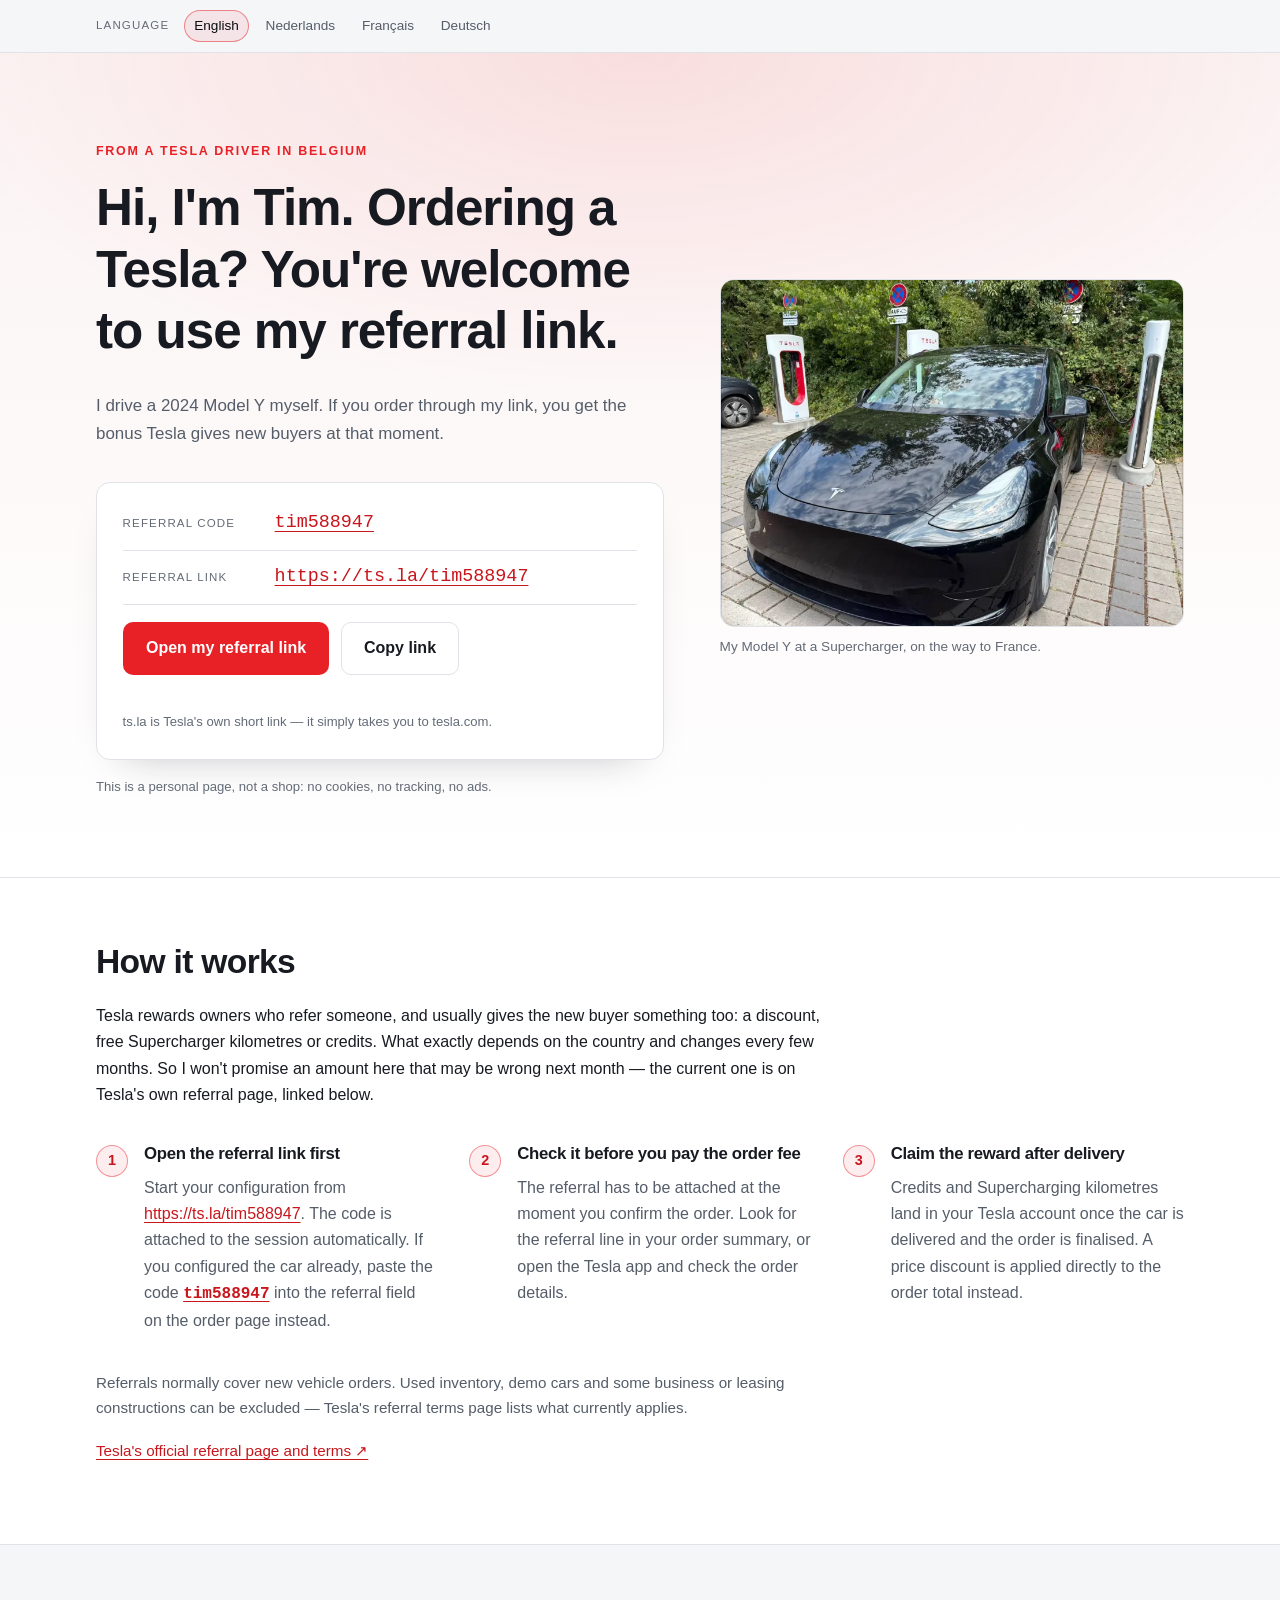
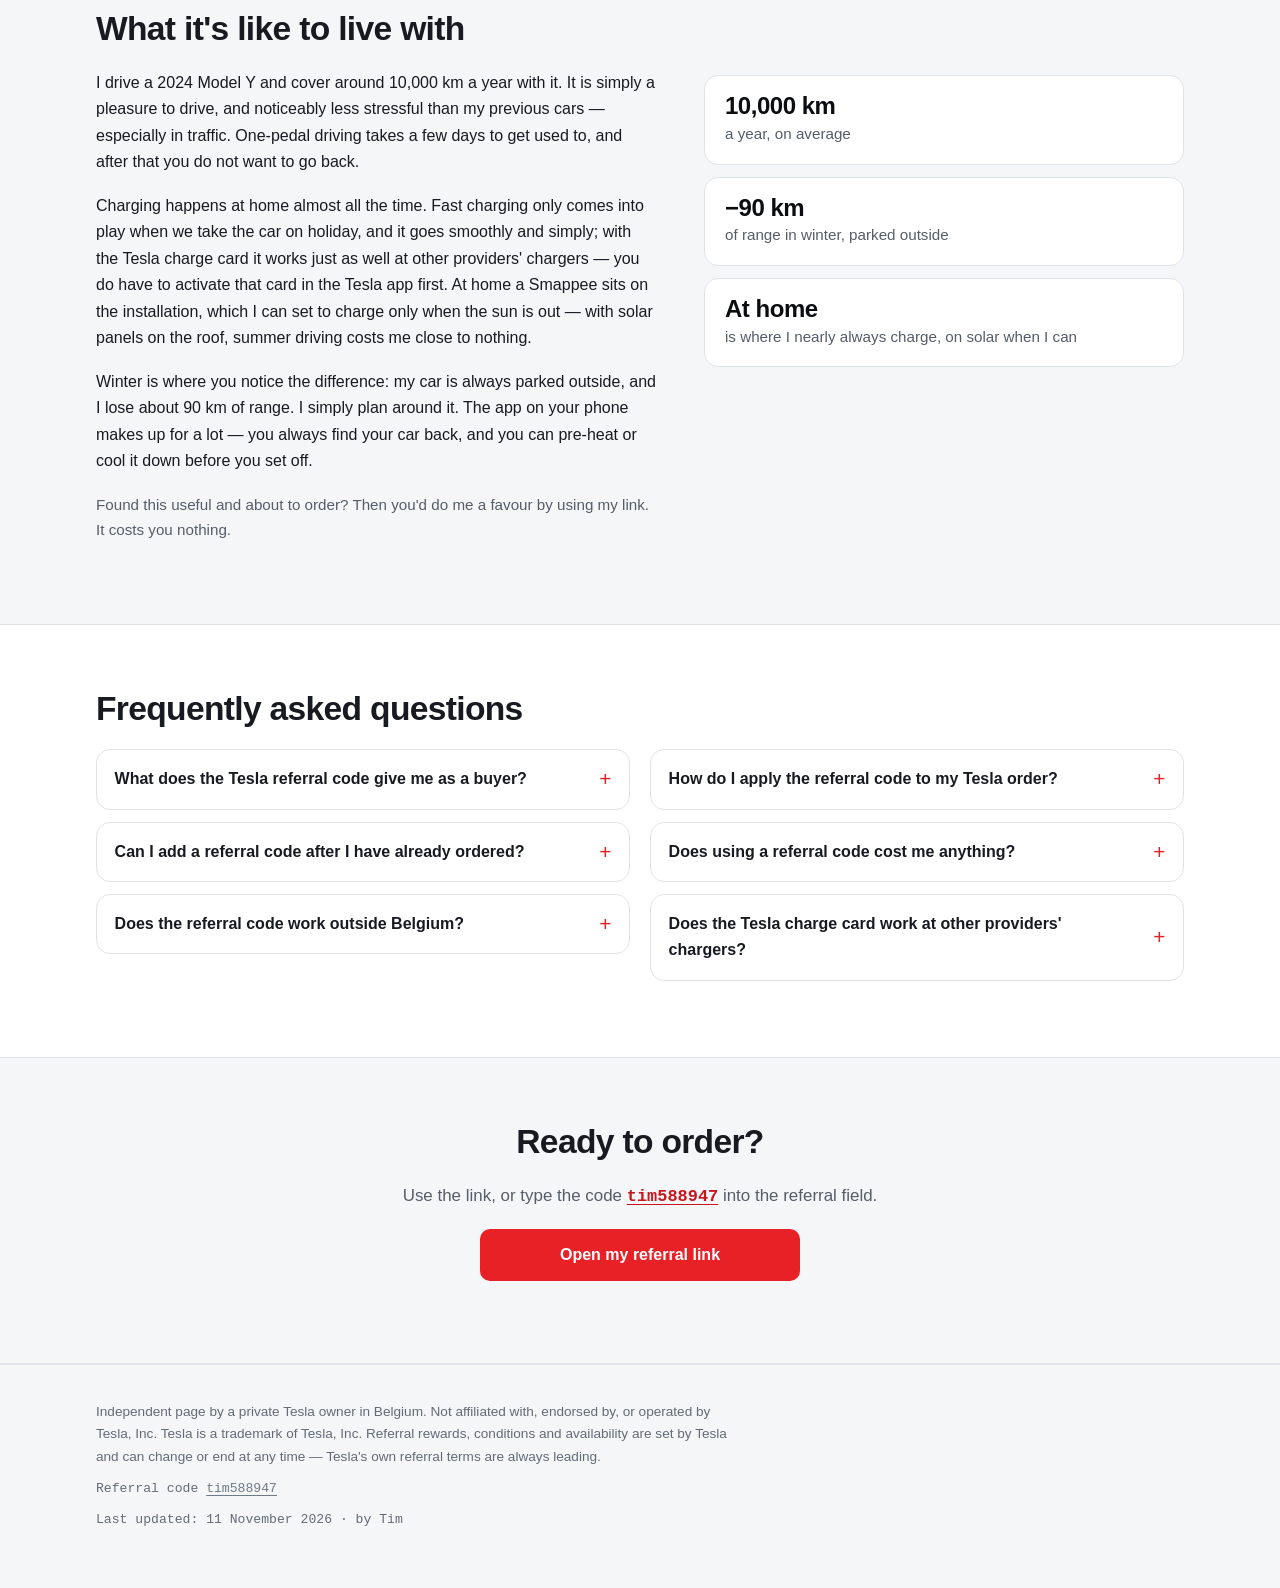
<file: index.html>
<!doctype html>
<html lang="en">
<head>
<meta charset="utf-8">
<meta name="viewport" content="width=device-width, initial-scale=1">

<title>Tim's Tesla referral code (tim588947) — from a Model Y owner in Belgium</title>
<meta name="description" content="I'm Tim and I drive a Model Y in Belgium. Order a new Tesla through my referral link and you get whatever bonus Tesla is offering that day. It costs you nothing extra.">
<link rel="canonical" href="https://timdg01.github.io/tesla-referral/">
<link rel="alternate" hreflang="en" href="https://timdg01.github.io/tesla-referral/">
<link rel="alternate" hreflang="nl" href="https://timdg01.github.io/tesla-referral/nl.html">
<link rel="alternate" hreflang="fr" href="https://timdg01.github.io/tesla-referral/fr.html">
<link rel="alternate" hreflang="de" href="https://timdg01.github.io/tesla-referral/de.html">
<link rel="alternate" hreflang="x-default" href="https://timdg01.github.io/tesla-referral/">
<meta name="color-scheme" content="light dark">
<meta name="theme-color" content="#ffffff" media="(prefers-color-scheme: light)">
<meta name="theme-color" content="#0d0f12" media="(prefers-color-scheme: dark)">
<meta name="robots" content="index, follow, max-image-preview:large, max-snippet:-1">

<!-- Open Graph -->
<meta property="og:type" content="website">
<meta property="og:site_name" content="Tesla referral · tim588947">
<meta property="og:title" content="Tim's Tesla referral code (tim588947) — from a Model Y owner in Belgium">
<meta property="og:description" content="I'm Tim and I drive a Model Y in Belgium. Order a new Tesla through my referral link and you get whatever bonus Tesla is offering that day. It costs you nothing extra.">
<meta property="og:url" content="https://timdg01.github.io/tesla-referral/">
<meta property="og:locale" content="en_GB">
<meta property="og:locale:alternate" content="nl_BE">
<meta property="og:locale:alternate" content="fr_BE">
<meta property="og:locale:alternate" content="de_DE">
<meta property="og:image" content="https://timdg01.github.io/tesla-referral/img/og.png">
<meta property="og:image:width" content="1200">
<meta property="og:image:height" content="630">
<meta property="og:image:alt" content="Tesla referral code tim588947">

<!-- Twitter -->
<meta name="twitter:card" content="summary_large_image">
<meta name="twitter:title" content="Tim's Tesla referral code (tim588947) — from a Model Y owner in Belgium">
<meta name="twitter:description" content="I'm Tim and I drive a Model Y in Belgium. Order a new Tesla through my referral link and you get whatever bonus Tesla is offering that day. It costs you nothing extra.">
<meta name="twitter:image" content="https://timdg01.github.io/tesla-referral/img/og.png">
<meta name="twitter:image:alt" content="Tesla referral code tim588947">

<!-- Inline SVG favicon: no external request -->
<link rel="icon" href="data:image/svg+xml,%3Csvg xmlns='http://www.w3.org/2000/svg' viewBox='0 0 32 32'%3E%3Crect width='32' height='32' rx='7' fill='%230d0f12'/%3E%3Cpath d='M18.5 4L9 18h5.5L13 28l10-14.5h-5.5z' fill='%23e82127'/%3E%3C/svg%3E">

<link rel="stylesheet" href="style.css">
<script src="referral.js" defer></script>

<script>
/* English is the default. On the entry page only, send visitors whose
   browser asks for Dutch, French or German to that version instead.
   A choice made in the language bar is remembered and always wins,
   so nobody gets bounced away from the page they picked. */
(function () {
  var PAGES = { en: "./", nl: "nl.html", fr: "fr.html", de: "de.html" };
  var store;
  try { store = window.localStorage; } catch (e) { store = null; }

  var asked = (location.search.match(/[?&]lang=([a-zA-Z]{2})/) || [])[1];
  if (asked) asked = asked.toLowerCase();
  if (asked && PAGES[asked]) {
    if (store) { try { store.setItem("preferred-lang", asked); } catch (e) {} }
    if (asked === "en") return;
    location.replace(PAGES[asked]);
    return;
  }

  var wanted = null;
  if (store) { try { wanted = store.getItem("preferred-lang"); } catch (e) {} }
  if (!wanted) {
    var list = navigator.languages || [navigator.language || ""];
    for (var i = 0; i < list.length; i++) {
      var code = String(list[i]).slice(0, 2).toLowerCase();
      if (PAGES[code]) { wanted = code; break; }
    }
  }
  if (wanted && wanted !== "en" && PAGES[wanted]) location.replace(PAGES[wanted]);
})();
</script>



<script type="application/ld+json">
{
  "@context": "https://schema.org",
  "@graph": [
    {
      "@type": "WebSite",
      "@id": "https://timdg01.github.io/tesla-referral/#website",
      "url": "https://timdg01.github.io/tesla-referral/",
      "name": "Tesla referral tim588947",
      "inLanguage": [
        "en",
        "nl",
        "fr",
        "de"
      ]
    },
    {
      "@type": "WebPage",
      "@id": "https://timdg01.github.io/tesla-referral/#webpage",
      "url": "https://timdg01.github.io/tesla-referral/",
      "name": "Tim's Tesla referral code (tim588947) — from a Model Y owner in Belgium",
      "description": "I'm Tim and I drive a Model Y in Belgium. Order a new Tesla through my referral link and you get whatever bonus Tesla is offering that day. It costs you nothing extra.",
      "inLanguage": "en",
      "isPartOf": {
        "@id": "https://timdg01.github.io/tesla-referral/#website"
      },
      "datePublished": "2026-11-11",
      "dateModified": "2026-11-11",
      "author": {
        "@type": "Person",
        "name": "Tim"
      },
      "primaryImageOfPage": {
        "@id": "https://timdg01.github.io/tesla-referral/img/og.png"
      }
    },
    {
      "@type": "FAQPage",
      "@id": "https://timdg01.github.io/tesla-referral/#faq",
      "inLanguage": "en",
      "isPartOf": {
        "@id": "https://timdg01.github.io/tesla-referral/#webpage"
      },
      "mainEntity": [
        {
          "@type": "Question",
          "name": "What does the Tesla referral code give me as a buyer?",
          "acceptedAnswer": {
            "@type": "Answer",
            "text": "Tesla sets the referral reward per country and changes it regularly. Depending on the running campaign it can be a discount on the purchase price, free Supercharging kilometres, or credits you can spend in the Tesla app. Check Tesla's official referral page for the amount that applies in Belgium on the day you order — this site cannot promise a specific figure."
          }
        },
        {
          "@type": "Question",
          "name": "How do I apply the referral code to my Tesla order?",
          "acceptedAnswer": {
            "@type": "Answer",
            "text": "Open the referral link before you configure your car, or paste the code into the referral field on the order page. The code has to be in place before you confirm and pay the order fee. Verify that the referral shows up in your order summary or in the Tesla app under your order details."
          }
        },
        {
          "@type": "Question",
          "name": "Can I add a referral code after I have already ordered?",
          "acceptedAnswer": {
            "@type": "Answer",
            "text": "No. Tesla only counts a referral that was attached at the moment the order was placed. Once the order is confirmed the referral field is locked, and support cannot add a code afterwards. If you have not ordered yet, use the link first."
          }
        },
        {
          "@type": "Question",
          "name": "Does using a referral code cost me anything?",
          "acceptedAnswer": {
            "@type": "Answer",
            "text": "No. The buyer pays exactly the same price for the car. The referral program is Tesla's own marketing scheme: the buyer receives the current bonus and the referrer receives credits from Tesla. There is no extra fee and no middleman."
          }
        },
        {
          "@type": "Question",
          "name": "Does the referral code work outside Belgium?",
          "acceptedAnswer": {
            "@type": "Answer",
            "text": "The code itself is not country-bound, but the reward is: Tesla runs the program per market, so what you receive in the Netherlands, France or Germany can differ from Belgium, and in some markets the program is paused entirely. Check Tesla's referral page for your delivery country before you order."
          }
        },
        {
          "@type": "Question",
          "name": "Does the Tesla charge card work at other providers' chargers?",
          "acceptedAnswer": {
            "@type": "Answer",
            "text": "Yes. You do have to activate the card in the Tesla app first; after that, charging at other providers goes smoothly. Do that activation at home and in your own time, rather than standing at the charger where you need it."
          }
        }
      ]
    }
  ]
}
</script>
</head>

<body>
<a class="skip-link" href="#main">Skip to content</a>

<nav class="langbar" aria-label="Language">
  <div class="wrap">
    <span class="langbar-label">Language</span>
    <div class="langbar-links">
      <a href="./" hreflang="en" lang="en" aria-current="page" class="is-current">English</a>
      <a href="nl.html" hreflang="nl" lang="nl">Nederlands</a>
      <a href="fr.html" hreflang="fr" lang="fr">Français</a>
      <a href="de.html" hreflang="de" lang="de">Deutsch</a>
    </div>
  </div>
</nav>

<main id="main">

  <section class="hero">
    <div class="wrap">
      <p class="eyebrow">From a Tesla driver in Belgium</p>
      <h1>Hi, I'm Tim. Ordering a Tesla? You're welcome to use my referral link.</h1>
      <p class="lede">I drive a 2024 Model Y myself. If you order through my link, you get the bonus Tesla gives new buyers at that moment.</p>

      <figure class="hero-photo">
        <picture>
          <source type="image/webp" srcset="img/my-model-y-800.webp 800w, img/my-model-y-1400.webp 1400w" sizes="(min-width: 64rem) 32rem, 100vw">
          <img src="img/my-model-y-800.jpg" alt="My black Tesla Model Y plugged in at a Tesla Supercharger in France" width="800" height="600" fetchpriority="high" decoding="async">
        </picture>
        <figcaption>My Model Y at a Supercharger, on the way to France.</figcaption>
      </figure>

      <div class="card card--code">
        <div class="code-row">
          <span class="code-label">Referral code</span>
          <a class="code-value code-value--link" data-ref-link data-ref-code href="https://ts.la/tim588947" rel="nofollow noopener">tim588947</a>
        </div>
        <div class="code-row">
          <span class="code-label">Referral link</span>
          <a class="code-value code-value--link" data-ref-link data-ref-url href="https://ts.la/tim588947" rel="nofollow noopener">https://ts.la/tim588947</a>
        </div>

        <div class="actions">
          <a class="btn btn--primary" data-ref-link href="https://ts.la/tim588947" rel="nofollow noopener">Open my referral link</a>
          <button class="btn btn--ghost" type="button" data-copy="url"
                  data-copied-msg="Copied to your clipboard: " data-fail-msg="Copy failed — the link is selected, press Ctrl/Cmd + C.">
            <span class="btn-default">Copy link</span>
            <span class="btn-done">Copied</span>
          </button>
        </div>
        <p class="status" id="copy-status" role="status" aria-live="polite"></p>
        <p class="micro">ts.la is Tesla's own short link — it simply takes you to tesla.com.</p>
      </div>

      <p class="micro">This is a personal page, not a shop: no cookies, no tracking, no ads.</p>
    </div>
  </section>

  <section class="section" id="how-it-works" aria-labelledby="how-it-works-title">
    <div class="wrap">
      <h2 id="how-it-works-title">How it works</h2>
      <p>Tesla rewards owners who refer someone, and usually gives the new buyer something too: a discount, free Supercharger kilometres or credits. What exactly depends on the country and changes every few months. So I won't promise an amount here that may be wrong next month — the current one is on Tesla's own referral page, linked below.</p>

      <ol class="steps">
        <li>
          <h3>Open the referral link first</h3>
          <p>Start your configuration from <a data-ref-link data-ref-url href="https://ts.la/tim588947" rel="nofollow noopener">https://ts.la/tim588947</a>. The code is attached to the session automatically. If you configured the car already, paste the code <a class="code-inline" data-ref-link data-ref-code href="https://ts.la/tim588947" rel="nofollow noopener">tim588947</a> into the referral field on the order page instead.</p>
        </li>
        <li>
          <h3>Check it before you pay the order fee</h3>
          <p>The referral has to be attached at the moment you confirm the order. Look for the referral line in your order summary, or open the Tesla app and check the order details.</p>
        </li>
        <li>
          <h3>Claim the reward after delivery</h3>
          <p>Credits and Supercharging kilometres land in your Tesla account once the car is delivered and the order is finalised. A price discount is applied directly to the order total instead.</p>
        </li>
      </ol>

      <p class="note">Referrals normally cover new vehicle orders. Used inventory, demo cars and some business or leasing constructions can be excluded — Tesla's referral terms page lists what currently applies.</p>
      <p class="note"><a class="out" href="https://www.tesla.com/support/referral-program" rel="noopener" target="_blank">Tesla's official referral page and terms</a></p>
    </div>
  </section>

  <section class="section section--alt" id="my-tesla" aria-labelledby="my-tesla-title">
    <div class="wrap">
      <h2 id="my-tesla-title">What it's like to live with</h2>
      <p>I drive a 2024 Model Y and cover around 10,000 km a year with it. It is simply a pleasure to drive, and noticeably less stressful than my previous cars — especially in traffic. One-pedal driving takes a few days to get used to, and after that you do not want to go back.</p>
      <p>Charging happens at home almost all the time. Fast charging only comes into play when we take the car on holiday, and it goes smoothly and simply; with the Tesla charge card it works just as well at other providers' chargers — you do have to activate that card in the Tesla app first. At home a Smappee sits on the installation, which I can set to charge only when the sun is out — with solar panels on the roof, summer driving costs me close to nothing.</p>
      <p>Winter is where you notice the difference: my car is always parked outside, and I lose about 90 km of range. I simply plan around it. The app on your phone makes up for a lot — you always find your car back, and you can pre-heat or cool it down before you set off.</p>
      <p class="note">Found this useful and about to order? Then you'd do me a favour by using my link. It costs you nothing.</p>
      <ul class="facts">
        <li><strong>10,000 km</strong> <span>a year, on average</span></li>
        <li><strong>−90 km</strong> <span>of range in winter, parked outside</span></li>
        <li><strong>At home</strong> <span>is where I nearly always charge, on solar when I can</span></li>
      </ul>
    </div>
  </section>

  <section class="section" id="faq" aria-labelledby="faq-title">
    <div class="wrap">
      <h2 id="faq-title">Frequently asked questions</h2>
      <details class="faq">
        <summary>What does the Tesla referral code give me as a buyer?</summary>
        <p>Tesla sets the referral reward per country and changes it regularly. Depending on the running campaign it can be a discount on the purchase price, free Supercharging kilometres, or credits you can spend in the Tesla app. Check Tesla's official referral page for the amount that applies in Belgium on the day you order — this site cannot promise a specific figure.</p>
      </details>
      <details class="faq">
        <summary>How do I apply the referral code to my Tesla order?</summary>
        <p>Open the referral link before you configure your car, or paste the code into the referral field on the order page. The code has to be in place before you confirm and pay the order fee. Verify that the referral shows up in your order summary or in the Tesla app under your order details.</p>
      </details>
      <details class="faq">
        <summary>Can I add a referral code after I have already ordered?</summary>
        <p>No. Tesla only counts a referral that was attached at the moment the order was placed. Once the order is confirmed the referral field is locked, and support cannot add a code afterwards. If you have not ordered yet, use the link first.</p>
      </details>
      <details class="faq">
        <summary>Does using a referral code cost me anything?</summary>
        <p>No. The buyer pays exactly the same price for the car. The referral program is Tesla's own marketing scheme: the buyer receives the current bonus and the referrer receives credits from Tesla. There is no extra fee and no middleman.</p>
      </details>
      <details class="faq">
        <summary>Does the referral code work outside Belgium?</summary>
        <p>The code itself is not country-bound, but the reward is: Tesla runs the program per market, so what you receive in the Netherlands, France or Germany can differ from Belgium, and in some markets the program is paused entirely. Check Tesla's referral page for your delivery country before you order.</p>
      </details>
      <details class="faq">
        <summary>Does the Tesla charge card work at other providers' chargers?</summary>
        <p>Yes. You do have to activate the card in the Tesla app first; after that, charging at other providers goes smoothly. Do that activation at home and in your own time, rather than standing at the charger where you need it.</p>
      </details>
    </div>
  </section>

  <section class="section section--alt section--cta" aria-labelledby="cta-title">
    <div class="wrap">
      <h2 id="cta-title">Ready to order?</h2>
      <p class="lede">Use the link, or type the code <a class="code-inline" data-ref-link data-ref-code href="https://ts.la/tim588947" rel="nofollow noopener">tim588947</a> into the referral field.</p>
      <p class="actions actions--center">
        <a class="btn btn--primary" data-ref-link href="https://ts.la/tim588947" rel="nofollow noopener">Open my referral link</a>
      </p>
    </div>
  </section>

</main>

<footer class="footer">
  <div class="wrap">
    <p>Independent page by a private Tesla owner in Belgium. Not affiliated with, endorsed by, or operated by Tesla, Inc. Tesla is a trademark of Tesla, Inc. Referral rewards, conditions and availability are set by Tesla and can change or end at any time — Tesla's own referral terms are always leading.</p>
    <p class="micro">Referral code <a class="code-link" data-ref-link data-ref-code href="https://ts.la/tim588947" rel="nofollow noopener">tim588947</a></p>
    <p class="micro">Last updated: <time datetime="2026-11-11">11 November 2026</time> · by Tim</p>
  </div>
</footer>

</body>
</html>
</file>
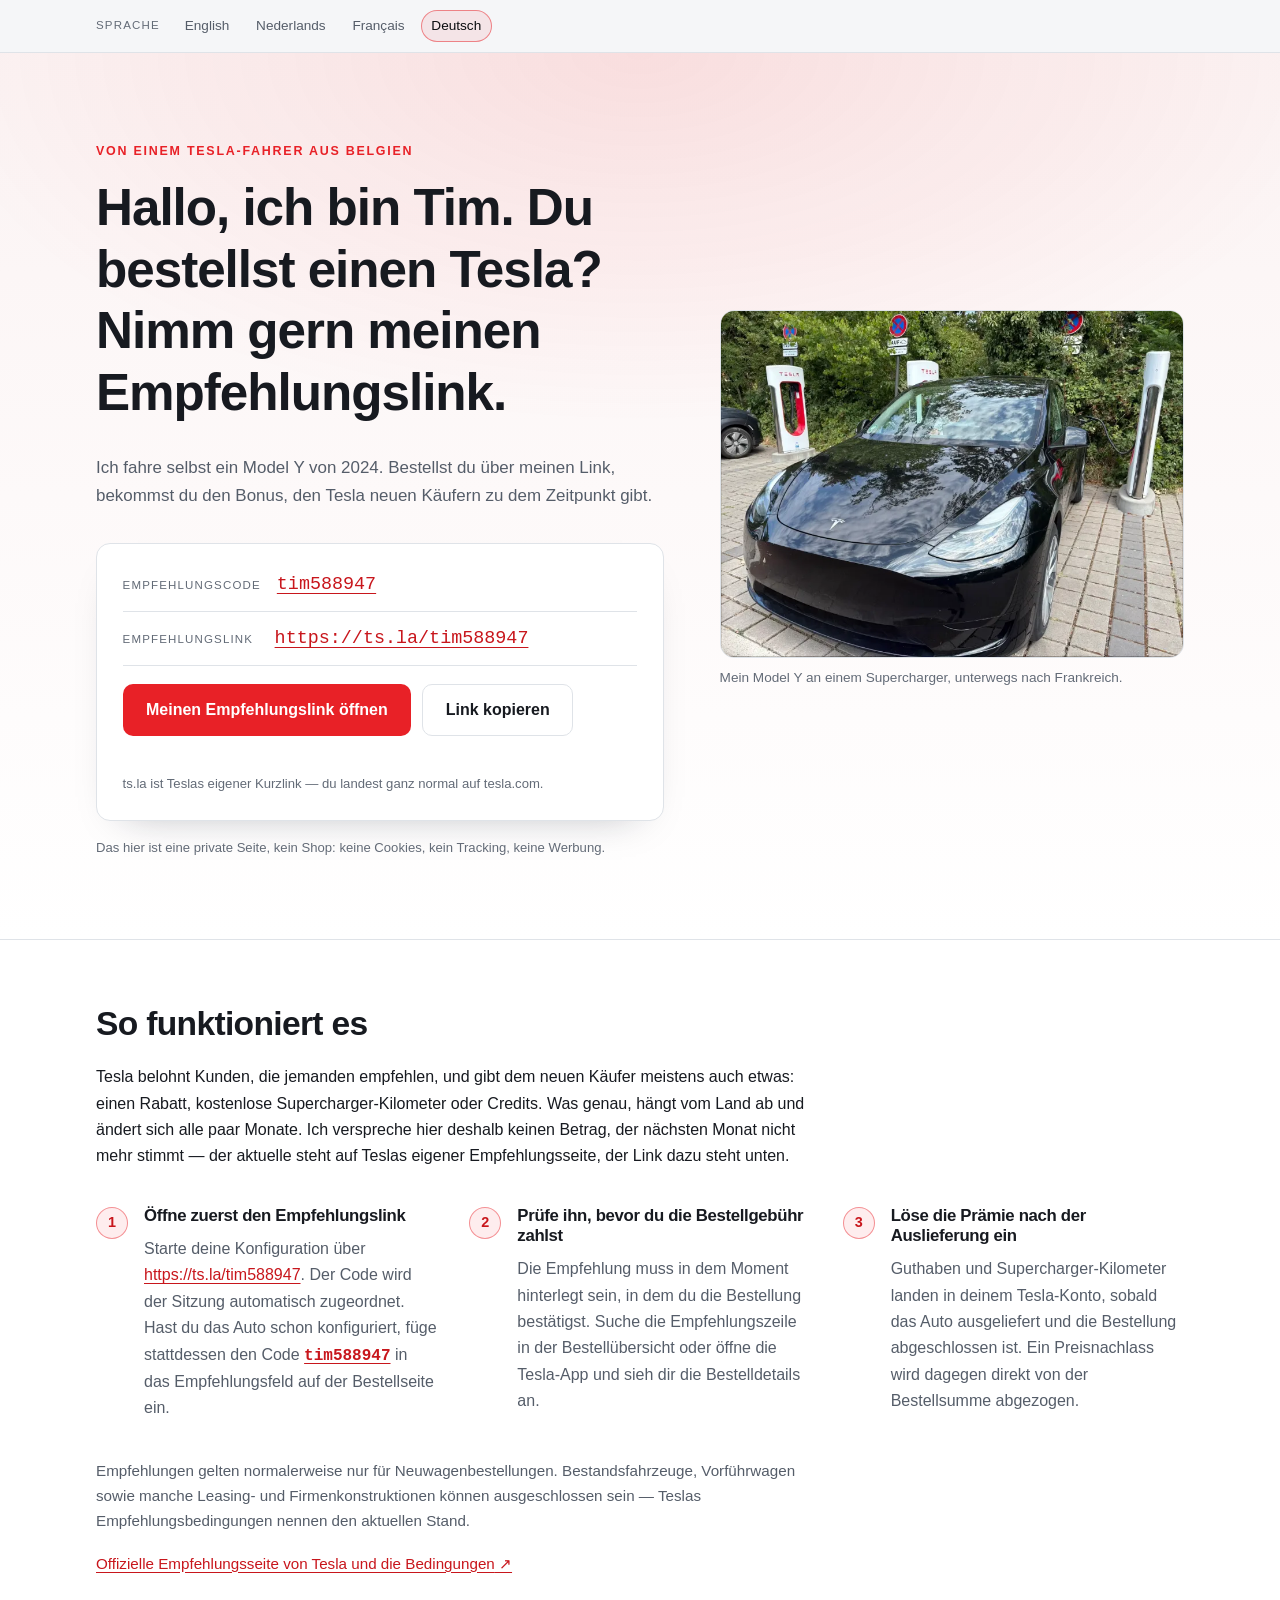
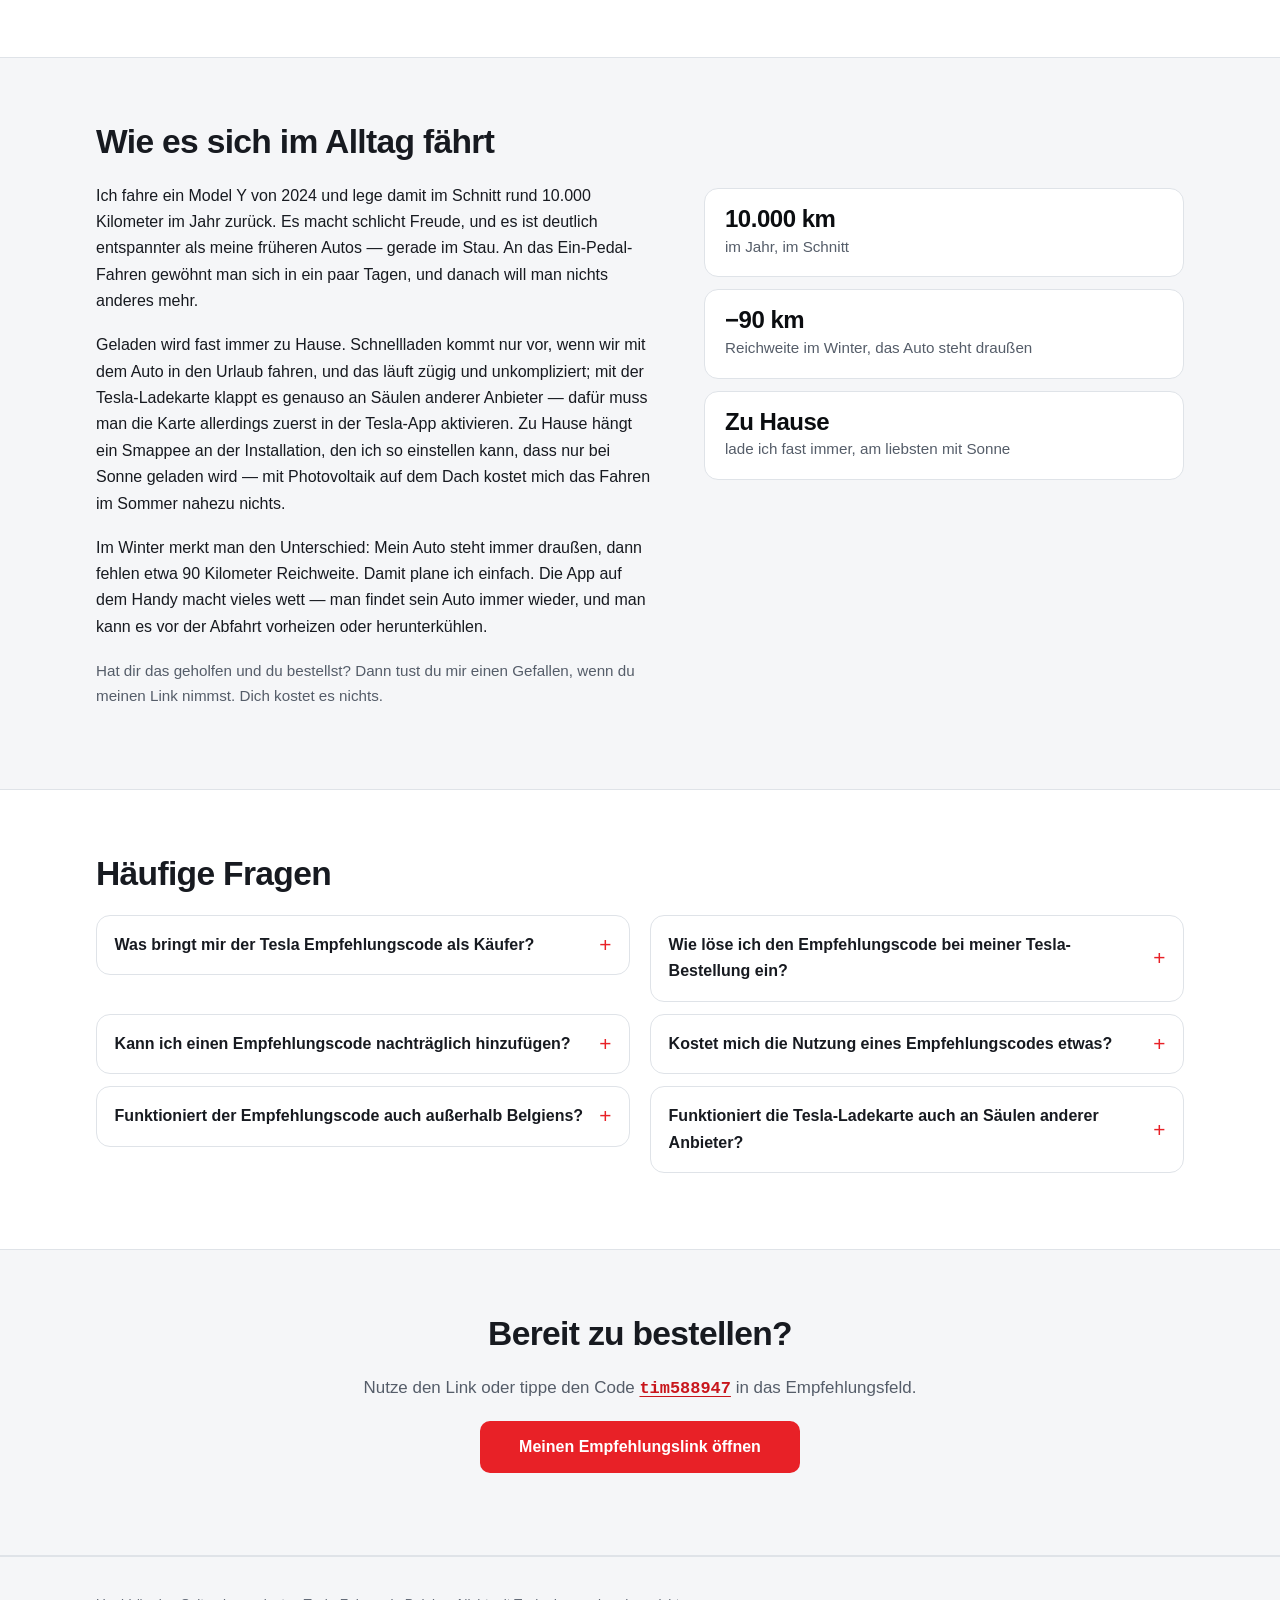
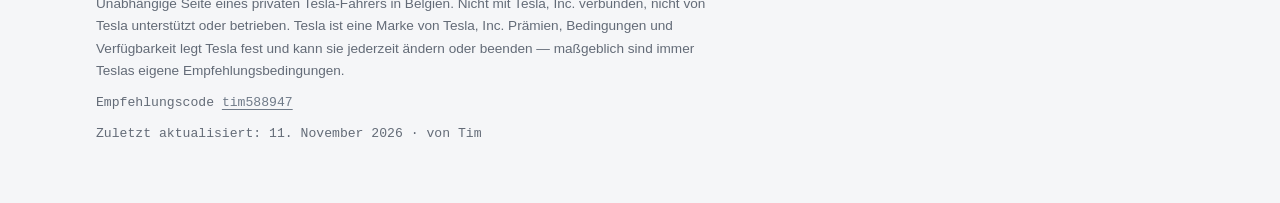
<file: de.html>
<!doctype html>
<html lang="de">
<head>
<meta charset="utf-8">
<meta name="viewport" content="width=device-width, initial-scale=1">

<title>Tims Tesla Empfehlungscode (tim588947) — von einem Model-Y-Fahrer aus Belgien</title>
<meta name="description" content="Ich bin Tim und fahre ein Model Y in Belgien. Bestellst du einen neuen Tesla über meinen Empfehlungslink, bekommst du den Bonus, den Tesla an dem Tag anbietet. Es kostet dich nichts extra.">
<link rel="canonical" href="https://timdg01.github.io/tesla-referral/de.html">
<link rel="alternate" hreflang="en" href="https://timdg01.github.io/tesla-referral/">
<link rel="alternate" hreflang="nl" href="https://timdg01.github.io/tesla-referral/nl.html">
<link rel="alternate" hreflang="fr" href="https://timdg01.github.io/tesla-referral/fr.html">
<link rel="alternate" hreflang="de" href="https://timdg01.github.io/tesla-referral/de.html">
<link rel="alternate" hreflang="x-default" href="https://timdg01.github.io/tesla-referral/">
<meta name="color-scheme" content="light dark">
<meta name="theme-color" content="#ffffff" media="(prefers-color-scheme: light)">
<meta name="theme-color" content="#0d0f12" media="(prefers-color-scheme: dark)">
<meta name="robots" content="index, follow, max-image-preview:large, max-snippet:-1">

<!-- Open Graph -->
<meta property="og:type" content="website">
<meta property="og:site_name" content="Tesla referral · tim588947">
<meta property="og:title" content="Tims Tesla Empfehlungscode (tim588947) — von einem Model-Y-Fahrer aus Belgien">
<meta property="og:description" content="Ich bin Tim und fahre ein Model Y in Belgien. Bestellst du einen neuen Tesla über meinen Empfehlungslink, bekommst du den Bonus, den Tesla an dem Tag anbietet. Es kostet dich nichts extra.">
<meta property="og:url" content="https://timdg01.github.io/tesla-referral/de.html">
<meta property="og:locale" content="de_DE">
<meta property="og:locale:alternate" content="en_GB">
<meta property="og:locale:alternate" content="nl_BE">
<meta property="og:locale:alternate" content="fr_BE">
<meta property="og:image" content="https://timdg01.github.io/tesla-referral/img/og.png">
<meta property="og:image:width" content="1200">
<meta property="og:image:height" content="630">
<meta property="og:image:alt" content="Tesla referral code tim588947">

<!-- Twitter -->
<meta name="twitter:card" content="summary_large_image">
<meta name="twitter:title" content="Tims Tesla Empfehlungscode (tim588947) — von einem Model-Y-Fahrer aus Belgien">
<meta name="twitter:description" content="Ich bin Tim und fahre ein Model Y in Belgien. Bestellst du einen neuen Tesla über meinen Empfehlungslink, bekommst du den Bonus, den Tesla an dem Tag anbietet. Es kostet dich nichts extra.">
<meta name="twitter:image" content="https://timdg01.github.io/tesla-referral/img/og.png">
<meta name="twitter:image:alt" content="Tesla referral code tim588947">

<!-- Inline SVG favicon: no external request -->
<link rel="icon" href="data:image/svg+xml,%3Csvg xmlns='http://www.w3.org/2000/svg' viewBox='0 0 32 32'%3E%3Crect width='32' height='32' rx='7' fill='%230d0f12'/%3E%3Cpath d='M18.5 4L9 18h5.5L13 28l10-14.5h-5.5z' fill='%23e82127'/%3E%3C/svg%3E">

<link rel="stylesheet" href="style.css">
<script src="referral.js" defer></script>



<script type="application/ld+json">
{
  "@context": "https://schema.org",
  "@graph": [
    {
      "@type": "WebSite",
      "@id": "https://timdg01.github.io/tesla-referral/#website",
      "url": "https://timdg01.github.io/tesla-referral/",
      "name": "Tesla referral tim588947",
      "inLanguage": [
        "en",
        "nl",
        "fr",
        "de"
      ]
    },
    {
      "@type": "WebPage",
      "@id": "https://timdg01.github.io/tesla-referral/de.html#webpage",
      "url": "https://timdg01.github.io/tesla-referral/de.html",
      "name": "Tims Tesla Empfehlungscode (tim588947) — von einem Model-Y-Fahrer aus Belgien",
      "description": "Ich bin Tim und fahre ein Model Y in Belgien. Bestellst du einen neuen Tesla über meinen Empfehlungslink, bekommst du den Bonus, den Tesla an dem Tag anbietet. Es kostet dich nichts extra.",
      "inLanguage": "de",
      "isPartOf": {
        "@id": "https://timdg01.github.io/tesla-referral/#website"
      },
      "datePublished": "2026-11-11",
      "dateModified": "2026-11-11",
      "author": {
        "@type": "Person",
        "name": "Tim"
      },
      "primaryImageOfPage": {
        "@id": "https://timdg01.github.io/tesla-referral/img/og.png"
      }
    },
    {
      "@type": "FAQPage",
      "@id": "https://timdg01.github.io/tesla-referral/de.html#faq",
      "inLanguage": "de",
      "isPartOf": {
        "@id": "https://timdg01.github.io/tesla-referral/de.html#webpage"
      },
      "mainEntity": [
        {
          "@type": "Question",
          "name": "Was bringt mir der Tesla Empfehlungscode als Käufer?",
          "acceptedAnswer": {
            "@type": "Answer",
            "text": "Tesla legt die Prämie je Land fest und ändert sie regelmäßig. Je nach laufender Kampagne kann es ein Rabatt auf den Kaufpreis, kostenlose Supercharger-Kilometer oder Guthaben für die Tesla-App sein. Prüfe auf Teslas offizieller Empfehlungsseite, welcher Betrag am Tag deiner Bestellung gilt — diese Seite kann keinen konkreten Betrag versprechen."
          }
        },
        {
          "@type": "Question",
          "name": "Wie löse ich den Empfehlungscode bei meiner Tesla-Bestellung ein?",
          "acceptedAnswer": {
            "@type": "Answer",
            "text": "Öffne den Empfehlungslink, bevor du dein Auto konfigurierst, oder füge den Code in das Empfehlungsfeld auf der Bestellseite ein. Der Code muss hinterlegt sein, bevor du bestätigst und die Bestellgebühr zahlst. Prüfe danach, ob die Empfehlung in der Bestellübersicht oder in der Tesla-App erscheint."
          }
        },
        {
          "@type": "Question",
          "name": "Kann ich einen Empfehlungscode nachträglich hinzufügen?",
          "acceptedAnswer": {
            "@type": "Answer",
            "text": "Nein. Tesla zählt nur eine Empfehlung, die im Moment der Bestellung hinterlegt war. Nach der Bestätigung ist das Feld gesperrt, und der Support kann keinen Code mehr ergänzen. Wenn du noch nicht bestellt hast, nutze zuerst den Link."
          }
        },
        {
          "@type": "Question",
          "name": "Kostet mich die Nutzung eines Empfehlungscodes etwas?",
          "acceptedAnswer": {
            "@type": "Answer",
            "text": "Nein. Du zahlst exakt denselben Preis für das Auto. Das Empfehlungsprogramm ist Teslas eigenes Marketing: Der Käufer bekommt den aktuellen Bonus, der Empfehlende bekommt Guthaben von Tesla. Es gibt keine Zusatzkosten und keinen Vermittler."
          }
        },
        {
          "@type": "Question",
          "name": "Funktioniert der Empfehlungscode auch außerhalb Belgiens?",
          "acceptedAnswer": {
            "@type": "Answer",
            "text": "Der Code selbst ist nicht ans Land gebunden, die Prämie schon: Tesla steuert das Programm pro Markt, also kann das, was du in den Niederlanden, Frankreich oder Deutschland bekommst, von Belgien abweichen — in manchen Märkten ruht das Programm sogar. Prüfe vor der Bestellung Teslas Empfehlungsseite für dein Lieferland."
          }
        },
        {
          "@type": "Question",
          "name": "Funktioniert die Tesla-Ladekarte auch an Säulen anderer Anbieter?",
          "acceptedAnswer": {
            "@type": "Answer",
            "text": "Ja. Die Karte muss allerdings zuerst in der Tesla-App aktiviert werden; danach läuft das Laden bei anderen Anbietern reibungslos. Erledige die Aktivierung in Ruhe zu Hause und nicht erst an der Säule, an der du sie brauchst."
          }
        }
      ]
    }
  ]
}
</script>
</head>

<body>
<a class="skip-link" href="#main">Zum Inhalt springen</a>

<nav class="langbar" aria-label="Sprache">
  <div class="wrap">
    <span class="langbar-label">Sprache</span>
    <div class="langbar-links">
      <a href="./" hreflang="en" lang="en">English</a>
      <a href="nl.html" hreflang="nl" lang="nl">Nederlands</a>
      <a href="fr.html" hreflang="fr" lang="fr">Français</a>
      <a href="de.html" hreflang="de" lang="de" aria-current="page" class="is-current">Deutsch</a>
    </div>
  </div>
</nav>

<main id="main">

  <section class="hero">
    <div class="wrap">
      <p class="eyebrow">Von einem Tesla-Fahrer aus Belgien</p>
      <h1>Hallo, ich bin Tim. Du bestellst einen Tesla? Nimm gern meinen Empfehlungslink.</h1>
      <p class="lede">Ich fahre selbst ein Model Y von 2024. Bestellst du über meinen Link, bekommst du den Bonus, den Tesla neuen Käufern zu dem Zeitpunkt gibt.</p>

      <figure class="hero-photo">
        <picture>
          <source type="image/webp" srcset="img/my-model-y-800.webp 800w, img/my-model-y-1400.webp 1400w" sizes="(min-width: 64rem) 32rem, 100vw">
          <img src="img/my-model-y-800.jpg" alt="Mein schwarzes Tesla Model Y an einem Tesla Supercharger in Frankreich" width="800" height="600" fetchpriority="high" decoding="async">
        </picture>
        <figcaption>Mein Model Y an einem Supercharger, unterwegs nach Frankreich.</figcaption>
      </figure>

      <div class="card card--code">
        <div class="code-row">
          <span class="code-label">Empfehlungscode</span>
          <a class="code-value code-value--link" data-ref-link data-ref-code href="https://ts.la/tim588947" rel="nofollow noopener">tim588947</a>
        </div>
        <div class="code-row">
          <span class="code-label">Empfehlungslink</span>
          <a class="code-value code-value--link" data-ref-link data-ref-url href="https://ts.la/tim588947" rel="nofollow noopener">https://ts.la/tim588947</a>
        </div>

        <div class="actions">
          <a class="btn btn--primary" data-ref-link href="https://ts.la/tim588947" rel="nofollow noopener">Meinen Empfehlungslink öffnen</a>
          <button class="btn btn--ghost" type="button" data-copy="url"
                  data-copied-msg="In die Zwischenablage kopiert: " data-fail-msg="Kopieren fehlgeschlagen — der Link ist markiert, drücke Strg/Cmd + C.">
            <span class="btn-default">Link kopieren</span>
            <span class="btn-done">Kopiert</span>
          </button>
        </div>
        <p class="status" id="copy-status" role="status" aria-live="polite"></p>
        <p class="micro">ts.la ist Teslas eigener Kurzlink — du landest ganz normal auf tesla.com.</p>
      </div>

      <p class="micro">Das hier ist eine private Seite, kein Shop: keine Cookies, kein Tracking, keine Werbung.</p>
    </div>
  </section>

  <section class="section" id="how-it-works" aria-labelledby="how-it-works-title">
    <div class="wrap">
      <h2 id="how-it-works-title">So funktioniert es</h2>
      <p>Tesla belohnt Kunden, die jemanden empfehlen, und gibt dem neuen Käufer meistens auch etwas: einen Rabatt, kostenlose Supercharger-Kilometer oder Credits. Was genau, hängt vom Land ab und ändert sich alle paar Monate. Ich verspreche hier deshalb keinen Betrag, der nächsten Monat nicht mehr stimmt — der aktuelle steht auf Teslas eigener Empfehlungsseite, der Link dazu steht unten.</p>

      <ol class="steps">
        <li>
          <h3>Öffne zuerst den Empfehlungslink</h3>
          <p>Starte deine Konfiguration über <a data-ref-link data-ref-url href="https://ts.la/tim588947" rel="nofollow noopener">https://ts.la/tim588947</a>. Der Code wird der Sitzung automatisch zugeordnet. Hast du das Auto schon konfiguriert, füge stattdessen den Code <a class="code-inline" data-ref-link data-ref-code href="https://ts.la/tim588947" rel="nofollow noopener">tim588947</a> in das Empfehlungsfeld auf der Bestellseite ein.</p>
        </li>
        <li>
          <h3>Prüfe ihn, bevor du die Bestellgebühr zahlst</h3>
          <p>Die Empfehlung muss in dem Moment hinterlegt sein, in dem du die Bestellung bestätigst. Suche die Empfehlungszeile in der Bestellübersicht oder öffne die Tesla-App und sieh dir die Bestelldetails an.</p>
        </li>
        <li>
          <h3>Löse die Prämie nach der Auslieferung ein</h3>
          <p>Guthaben und Supercharger-Kilometer landen in deinem Tesla-Konto, sobald das Auto ausgeliefert und die Bestellung abgeschlossen ist. Ein Preisnachlass wird dagegen direkt von der Bestellsumme abgezogen.</p>
        </li>
      </ol>

      <p class="note">Empfehlungen gelten normalerweise nur für Neuwagenbestellungen. Bestandsfahrzeuge, Vorführwagen sowie manche Leasing- und Firmenkonstruktionen können ausgeschlossen sein — Teslas Empfehlungsbedingungen nennen den aktuellen Stand.</p>
      <p class="note"><a class="out" href="https://www.tesla.com/support/referral-program" rel="noopener" target="_blank">Offizielle Empfehlungsseite von Tesla und die Bedingungen</a></p>
    </div>
  </section>

  <section class="section section--alt" id="my-tesla" aria-labelledby="my-tesla-title">
    <div class="wrap">
      <h2 id="my-tesla-title">Wie es sich im Alltag fährt</h2>
      <p>Ich fahre ein Model Y von 2024 und lege damit im Schnitt rund 10.000 Kilometer im Jahr zurück. Es macht schlicht Freude, und es ist deutlich entspannter als meine früheren Autos — gerade im Stau. An das Ein-Pedal-Fahren gewöhnt man sich in ein paar Tagen, und danach will man nichts anderes mehr.</p>
      <p>Geladen wird fast immer zu Hause. Schnellladen kommt nur vor, wenn wir mit dem Auto in den Urlaub fahren, und das läuft zügig und unkompliziert; mit der Tesla-Ladekarte klappt es genauso an Säulen anderer Anbieter — dafür muss man die Karte allerdings zuerst in der Tesla-App aktivieren. Zu Hause hängt ein Smappee an der Installation, den ich so einstellen kann, dass nur bei Sonne geladen wird — mit Photovoltaik auf dem Dach kostet mich das Fahren im Sommer nahezu nichts.</p>
      <p>Im Winter merkt man den Unterschied: Mein Auto steht immer draußen, dann fehlen etwa 90 Kilometer Reichweite. Damit plane ich einfach. Die App auf dem Handy macht vieles wett — man findet sein Auto immer wieder, und man kann es vor der Abfahrt vorheizen oder herunterkühlen.</p>
      <p class="note">Hat dir das geholfen und du bestellst? Dann tust du mir einen Gefallen, wenn du meinen Link nimmst. Dich kostet es nichts.</p>
      <ul class="facts">
        <li><strong>10.000 km</strong> <span>im Jahr, im Schnitt</span></li>
        <li><strong>−90 km</strong> <span>Reichweite im Winter, das Auto steht draußen</span></li>
        <li><strong>Zu Hause</strong> <span>lade ich fast immer, am liebsten mit Sonne</span></li>
      </ul>
    </div>
  </section>

  <section class="section" id="faq" aria-labelledby="faq-title">
    <div class="wrap">
      <h2 id="faq-title">Häufige Fragen</h2>
      <details class="faq">
        <summary>Was bringt mir der Tesla Empfehlungscode als Käufer?</summary>
        <p>Tesla legt die Prämie je Land fest und ändert sie regelmäßig. Je nach laufender Kampagne kann es ein Rabatt auf den Kaufpreis, kostenlose Supercharger-Kilometer oder Guthaben für die Tesla-App sein. Prüfe auf Teslas offizieller Empfehlungsseite, welcher Betrag am Tag deiner Bestellung gilt — diese Seite kann keinen konkreten Betrag versprechen.</p>
      </details>
      <details class="faq">
        <summary>Wie löse ich den Empfehlungscode bei meiner Tesla-Bestellung ein?</summary>
        <p>Öffne den Empfehlungslink, bevor du dein Auto konfigurierst, oder füge den Code in das Empfehlungsfeld auf der Bestellseite ein. Der Code muss hinterlegt sein, bevor du bestätigst und die Bestellgebühr zahlst. Prüfe danach, ob die Empfehlung in der Bestellübersicht oder in der Tesla-App erscheint.</p>
      </details>
      <details class="faq">
        <summary>Kann ich einen Empfehlungscode nachträglich hinzufügen?</summary>
        <p>Nein. Tesla zählt nur eine Empfehlung, die im Moment der Bestellung hinterlegt war. Nach der Bestätigung ist das Feld gesperrt, und der Support kann keinen Code mehr ergänzen. Wenn du noch nicht bestellt hast, nutze zuerst den Link.</p>
      </details>
      <details class="faq">
        <summary>Kostet mich die Nutzung eines Empfehlungscodes etwas?</summary>
        <p>Nein. Du zahlst exakt denselben Preis für das Auto. Das Empfehlungsprogramm ist Teslas eigenes Marketing: Der Käufer bekommt den aktuellen Bonus, der Empfehlende bekommt Guthaben von Tesla. Es gibt keine Zusatzkosten und keinen Vermittler.</p>
      </details>
      <details class="faq">
        <summary>Funktioniert der Empfehlungscode auch außerhalb Belgiens?</summary>
        <p>Der Code selbst ist nicht ans Land gebunden, die Prämie schon: Tesla steuert das Programm pro Markt, also kann das, was du in den Niederlanden, Frankreich oder Deutschland bekommst, von Belgien abweichen — in manchen Märkten ruht das Programm sogar. Prüfe vor der Bestellung Teslas Empfehlungsseite für dein Lieferland.</p>
      </details>
      <details class="faq">
        <summary>Funktioniert die Tesla-Ladekarte auch an Säulen anderer Anbieter?</summary>
        <p>Ja. Die Karte muss allerdings zuerst in der Tesla-App aktiviert werden; danach läuft das Laden bei anderen Anbietern reibungslos. Erledige die Aktivierung in Ruhe zu Hause und nicht erst an der Säule, an der du sie brauchst.</p>
      </details>
    </div>
  </section>

  <section class="section section--alt section--cta" aria-labelledby="cta-title">
    <div class="wrap">
      <h2 id="cta-title">Bereit zu bestellen?</h2>
      <p class="lede">Nutze den Link oder tippe den Code <a class="code-inline" data-ref-link data-ref-code href="https://ts.la/tim588947" rel="nofollow noopener">tim588947</a> in das Empfehlungsfeld.</p>
      <p class="actions actions--center">
        <a class="btn btn--primary" data-ref-link href="https://ts.la/tim588947" rel="nofollow noopener">Meinen Empfehlungslink öffnen</a>
      </p>
    </div>
  </section>

</main>

<footer class="footer">
  <div class="wrap">
    <p>Unabhängige Seite eines privaten Tesla-Fahrers in Belgien. Nicht mit Tesla, Inc. verbunden, nicht von Tesla unterstützt oder betrieben. Tesla ist eine Marke von Tesla, Inc. Prämien, Bedingungen und Verfügbarkeit legt Tesla fest und kann sie jederzeit ändern oder beenden — maßgeblich sind immer Teslas eigene Empfehlungsbedingungen.</p>
    <p class="micro">Empfehlungscode <a class="code-link" data-ref-link data-ref-code href="https://ts.la/tim588947" rel="nofollow noopener">tim588947</a></p>
    <p class="micro">Zuletzt aktualisiert: <time datetime="2026-11-11">11. November 2026</time> · von Tim</p>
  </div>
</footer>

</body>
</html>
</file>
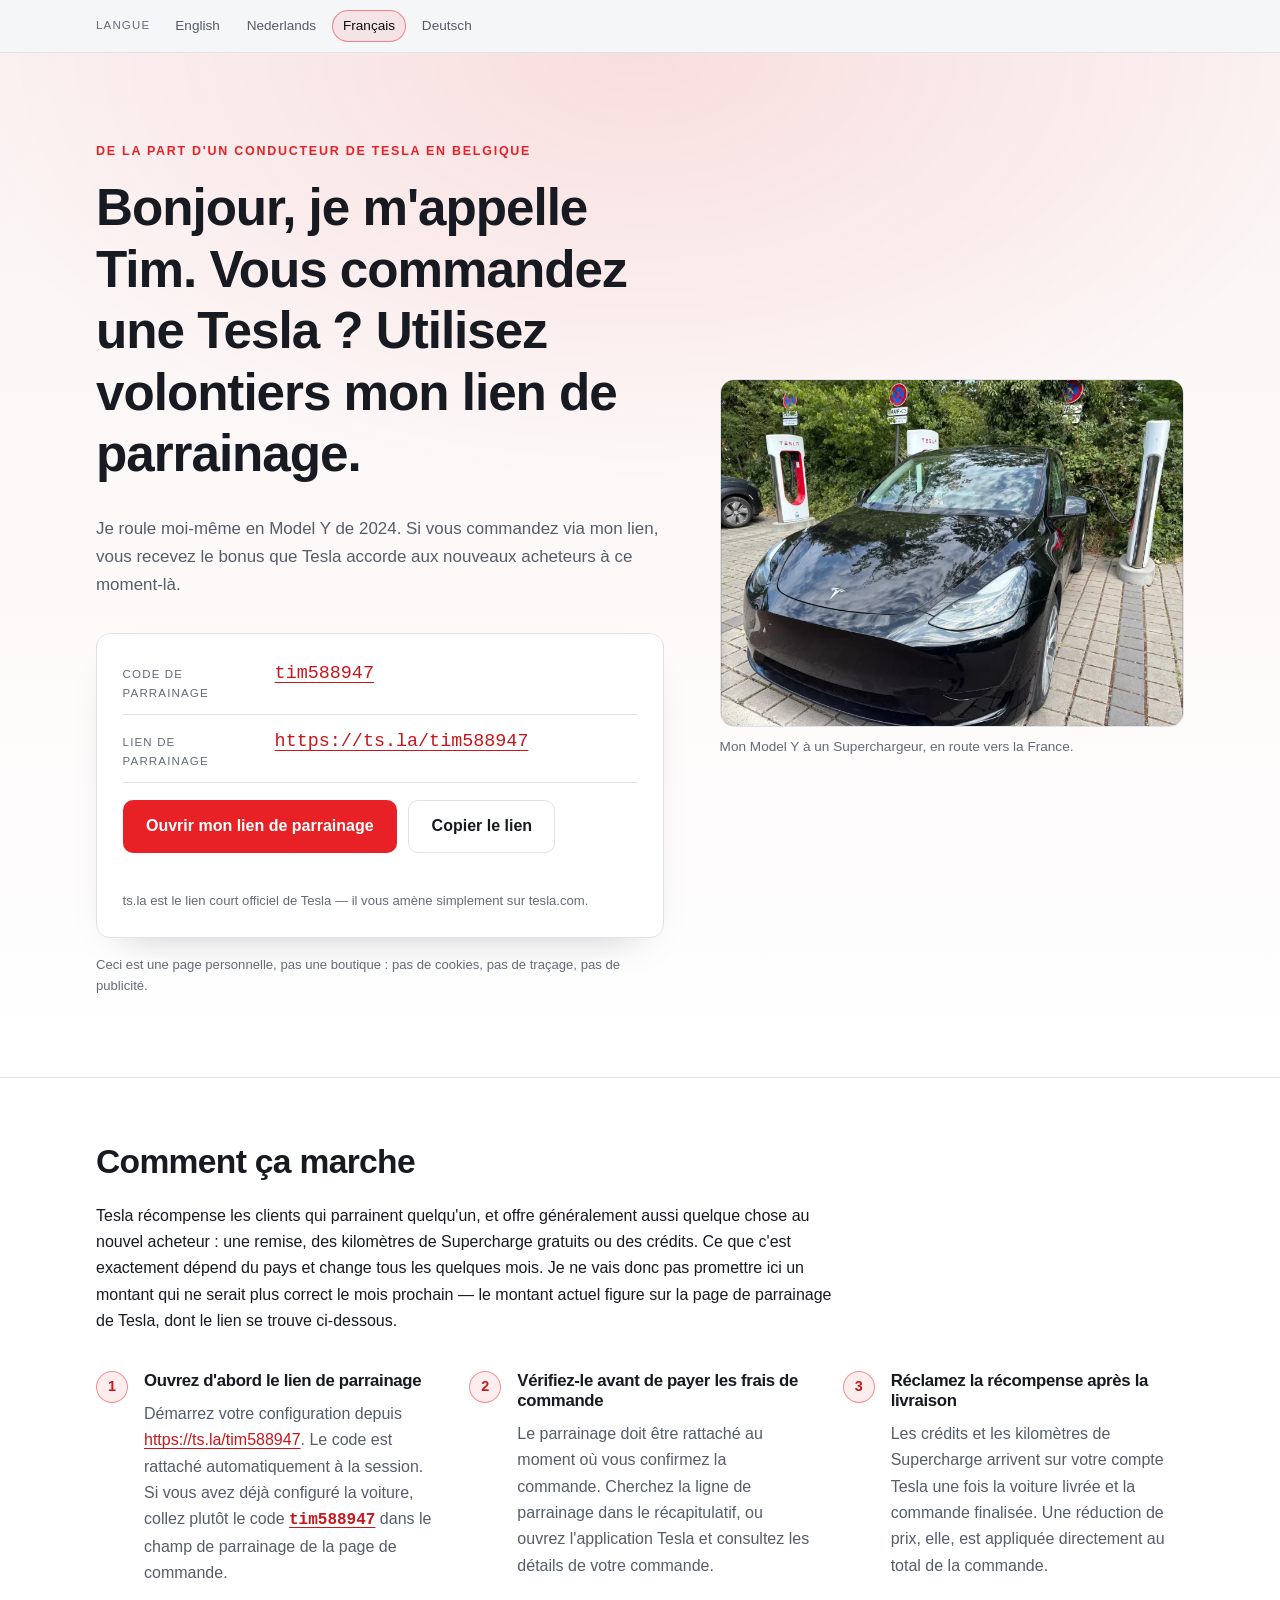
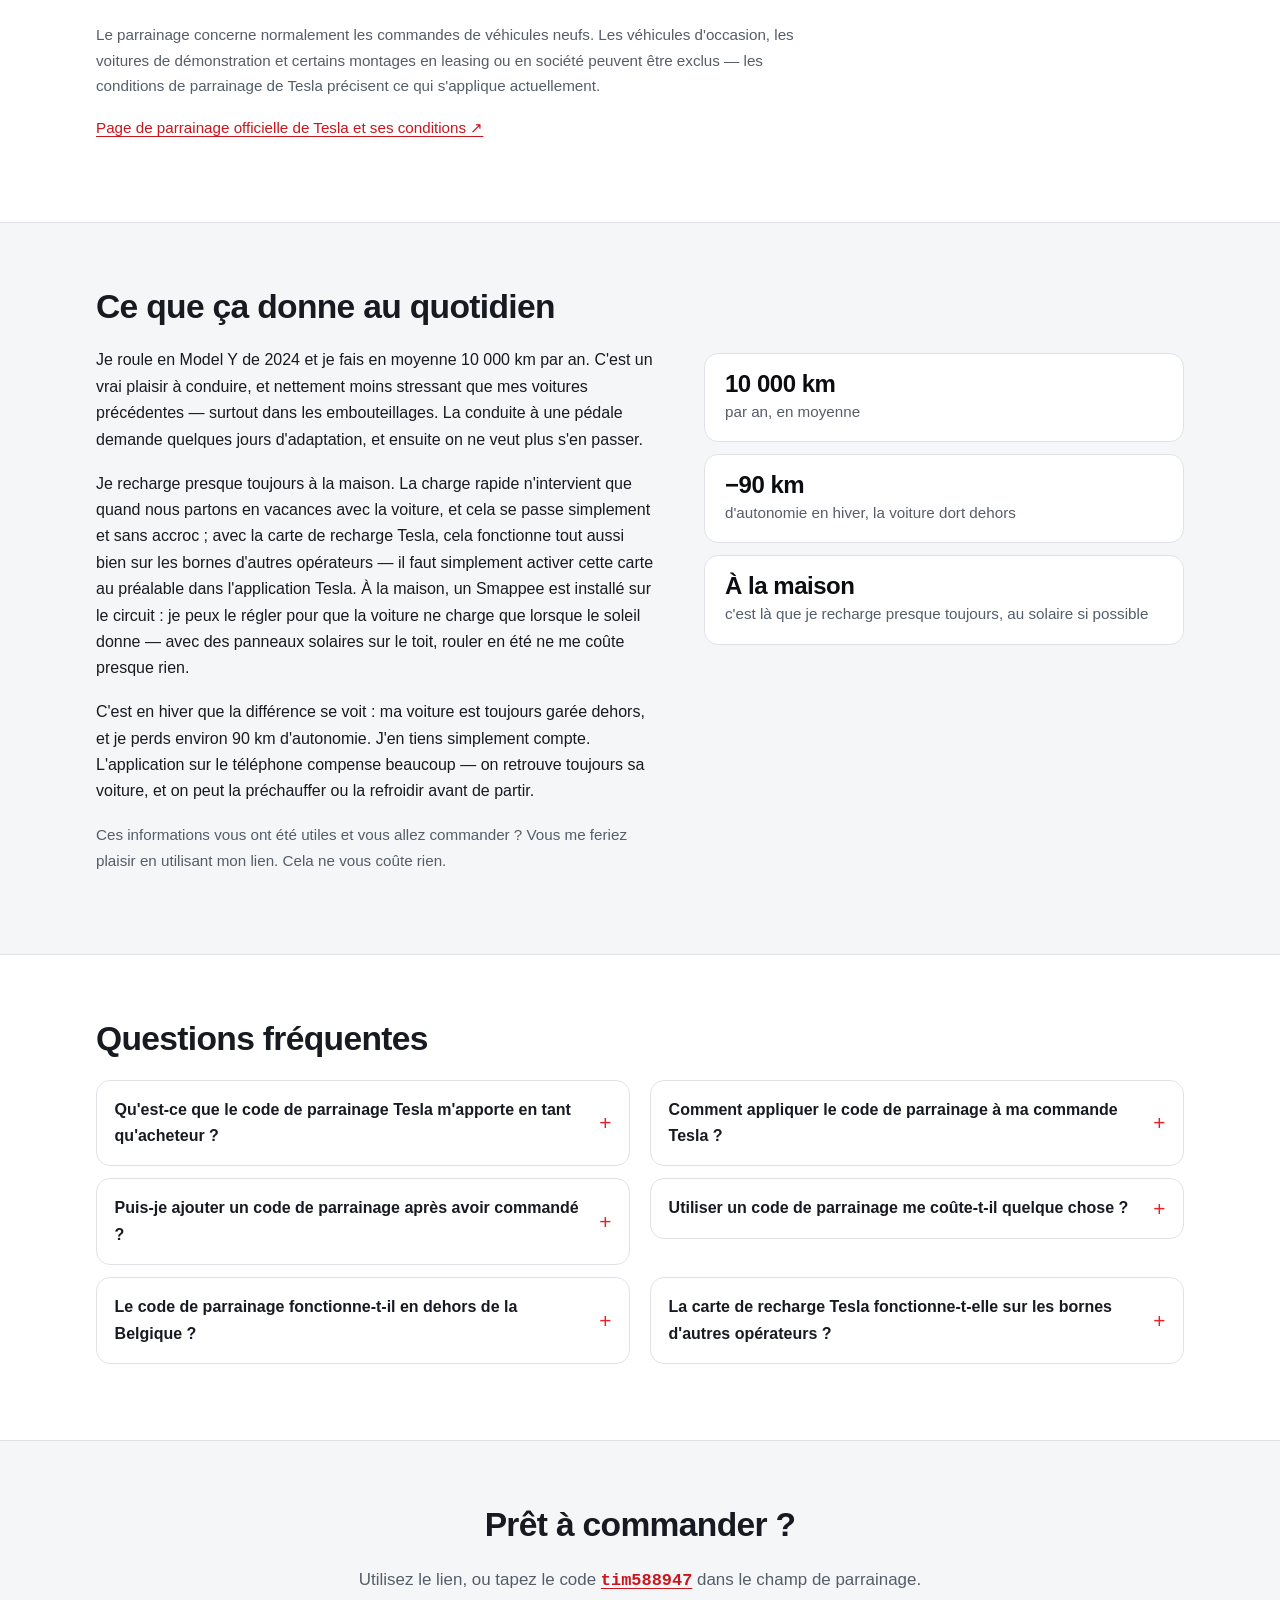
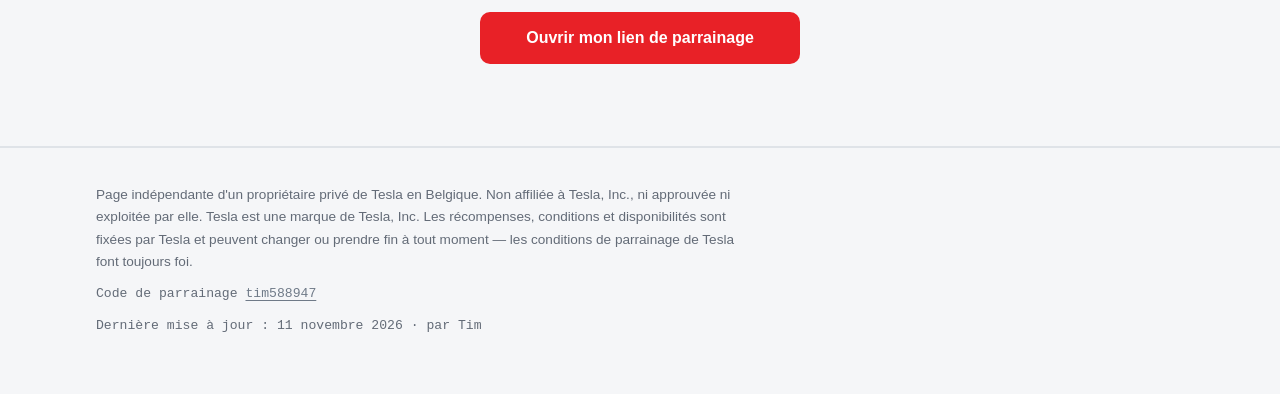
<file: fr.html>
<!doctype html>
<html lang="fr">
<head>
<meta charset="utf-8">
<meta name="viewport" content="width=device-width, initial-scale=1">

<title>Code de parrainage Tesla de Tim (tim588947) — conducteur de Model Y en Belgique</title>
<meta name="description" content="Je m'appelle Tim et je roule en Model Y en Belgique. Commandez une Tesla neuve via mon lien de parrainage et vous recevez le bonus que Tesla offre à ce moment-là. Sans aucun surcoût.">
<link rel="canonical" href="https://timdg01.github.io/tesla-referral/fr.html">
<link rel="alternate" hreflang="en" href="https://timdg01.github.io/tesla-referral/">
<link rel="alternate" hreflang="nl" href="https://timdg01.github.io/tesla-referral/nl.html">
<link rel="alternate" hreflang="fr" href="https://timdg01.github.io/tesla-referral/fr.html">
<link rel="alternate" hreflang="de" href="https://timdg01.github.io/tesla-referral/de.html">
<link rel="alternate" hreflang="x-default" href="https://timdg01.github.io/tesla-referral/">
<meta name="color-scheme" content="light dark">
<meta name="theme-color" content="#ffffff" media="(prefers-color-scheme: light)">
<meta name="theme-color" content="#0d0f12" media="(prefers-color-scheme: dark)">
<meta name="robots" content="index, follow, max-image-preview:large, max-snippet:-1">

<!-- Open Graph -->
<meta property="og:type" content="website">
<meta property="og:site_name" content="Tesla referral · tim588947">
<meta property="og:title" content="Code de parrainage Tesla de Tim (tim588947) — conducteur de Model Y en Belgique">
<meta property="og:description" content="Je m'appelle Tim et je roule en Model Y en Belgique. Commandez une Tesla neuve via mon lien de parrainage et vous recevez le bonus que Tesla offre à ce moment-là. Sans aucun surcoût.">
<meta property="og:url" content="https://timdg01.github.io/tesla-referral/fr.html">
<meta property="og:locale" content="fr_BE">
<meta property="og:locale:alternate" content="en_GB">
<meta property="og:locale:alternate" content="nl_BE">
<meta property="og:locale:alternate" content="de_DE">
<meta property="og:image" content="https://timdg01.github.io/tesla-referral/img/og.png">
<meta property="og:image:width" content="1200">
<meta property="og:image:height" content="630">
<meta property="og:image:alt" content="Tesla referral code tim588947">

<!-- Twitter -->
<meta name="twitter:card" content="summary_large_image">
<meta name="twitter:title" content="Code de parrainage Tesla de Tim (tim588947) — conducteur de Model Y en Belgique">
<meta name="twitter:description" content="Je m'appelle Tim et je roule en Model Y en Belgique. Commandez une Tesla neuve via mon lien de parrainage et vous recevez le bonus que Tesla offre à ce moment-là. Sans aucun surcoût.">
<meta name="twitter:image" content="https://timdg01.github.io/tesla-referral/img/og.png">
<meta name="twitter:image:alt" content="Tesla referral code tim588947">

<!-- Inline SVG favicon: no external request -->
<link rel="icon" href="data:image/svg+xml,%3Csvg xmlns='http://www.w3.org/2000/svg' viewBox='0 0 32 32'%3E%3Crect width='32' height='32' rx='7' fill='%230d0f12'/%3E%3Cpath d='M18.5 4L9 18h5.5L13 28l10-14.5h-5.5z' fill='%23e82127'/%3E%3C/svg%3E">

<link rel="stylesheet" href="style.css">
<script src="referral.js" defer></script>



<script type="application/ld+json">
{
  "@context": "https://schema.org",
  "@graph": [
    {
      "@type": "WebSite",
      "@id": "https://timdg01.github.io/tesla-referral/#website",
      "url": "https://timdg01.github.io/tesla-referral/",
      "name": "Tesla referral tim588947",
      "inLanguage": [
        "en",
        "nl",
        "fr",
        "de"
      ]
    },
    {
      "@type": "WebPage",
      "@id": "https://timdg01.github.io/tesla-referral/fr.html#webpage",
      "url": "https://timdg01.github.io/tesla-referral/fr.html",
      "name": "Code de parrainage Tesla de Tim (tim588947) — conducteur de Model Y en Belgique",
      "description": "Je m'appelle Tim et je roule en Model Y en Belgique. Commandez une Tesla neuve via mon lien de parrainage et vous recevez le bonus que Tesla offre à ce moment-là. Sans aucun surcoût.",
      "inLanguage": "fr",
      "isPartOf": {
        "@id": "https://timdg01.github.io/tesla-referral/#website"
      },
      "datePublished": "2026-11-11",
      "dateModified": "2026-11-11",
      "author": {
        "@type": "Person",
        "name": "Tim"
      },
      "primaryImageOfPage": {
        "@id": "https://timdg01.github.io/tesla-referral/img/og.png"
      }
    },
    {
      "@type": "FAQPage",
      "@id": "https://timdg01.github.io/tesla-referral/fr.html#faq",
      "inLanguage": "fr",
      "isPartOf": {
        "@id": "https://timdg01.github.io/tesla-referral/fr.html#webpage"
      },
      "mainEntity": [
        {
          "@type": "Question",
          "name": "Qu'est-ce que le code de parrainage Tesla m'apporte en tant qu'acheteur ?",
          "acceptedAnswer": {
            "@type": "Answer",
            "text": "Tesla fixe la récompense par pays et la modifie régulièrement. Selon la campagne en cours, il peut s'agir d'une réduction sur le prix d'achat, de kilomètres de Supercharge offerts, ou de crédits à dépenser dans l'application Tesla. Consultez la page de parrainage officielle de Tesla pour le montant applicable en Belgique le jour de votre commande — ce site ne peut promettre aucun montant précis."
          }
        },
        {
          "@type": "Question",
          "name": "Comment appliquer le code de parrainage à ma commande Tesla ?",
          "acceptedAnswer": {
            "@type": "Answer",
            "text": "Ouvrez le lien de parrainage avant de configurer votre voiture, ou collez le code dans le champ de parrainage de la page de commande. Le code doit être en place avant que vous confirmiez et payiez les frais de commande. Vérifiez ensuite que le parrainage apparaît dans le récapitulatif ou dans l'application Tesla."
          }
        },
        {
          "@type": "Question",
          "name": "Puis-je ajouter un code de parrainage après avoir commandé ?",
          "acceptedAnswer": {
            "@type": "Answer",
            "text": "Non. Tesla ne compte qu'un parrainage rattaché au moment de la commande. Une fois la commande confirmée, le champ de parrainage est verrouillé et le service client ne peut plus ajouter de code. Si vous n'avez pas encore commandé, utilisez d'abord le lien."
          }
        },
        {
          "@type": "Question",
          "name": "Utiliser un code de parrainage me coûte-t-il quelque chose ?",
          "acceptedAnswer": {
            "@type": "Answer",
            "text": "Non. Vous payez exactement le même prix pour la voiture. Le programme de parrainage est le dispositif marketing de Tesla : l'acheteur reçoit le bonus en cours et le parrain reçoit des crédits de Tesla. Il n'y a ni frais supplémentaires ni intermédiaire."
          }
        },
        {
          "@type": "Question",
          "name": "Le code de parrainage fonctionne-t-il en dehors de la Belgique ?",
          "acceptedAnswer": {
            "@type": "Answer",
            "text": "Le code lui-même n'est pas lié à un pays, mais la récompense l'est : Tesla gère le programme marché par marché, donc ce que vous recevez aux Pays-Bas, en France ou en Allemagne peut différer de la Belgique, et dans certains marchés le programme est suspendu. Vérifiez la page de parrainage de Tesla pour votre pays de livraison avant de commander."
          }
        },
        {
          "@type": "Question",
          "name": "La carte de recharge Tesla fonctionne-t-elle sur les bornes d'autres opérateurs ?",
          "acceptedAnswer": {
            "@type": "Answer",
            "text": "Oui. Il faut d'abord activer la carte dans l'application Tesla ; ensuite, la recharge chez d'autres opérateurs se passe sans accroc. Faites cette activation tranquillement à la maison, plutôt qu'une fois arrivé à la borne."
          }
        }
      ]
    }
  ]
}
</script>
</head>

<body>
<a class="skip-link" href="#main">Aller au contenu</a>

<nav class="langbar" aria-label="Langue">
  <div class="wrap">
    <span class="langbar-label">Langue</span>
    <div class="langbar-links">
      <a href="./" hreflang="en" lang="en">English</a>
      <a href="nl.html" hreflang="nl" lang="nl">Nederlands</a>
      <a href="fr.html" hreflang="fr" lang="fr" aria-current="page" class="is-current">Français</a>
      <a href="de.html" hreflang="de" lang="de">Deutsch</a>
    </div>
  </div>
</nav>

<main id="main">

  <section class="hero">
    <div class="wrap">
      <p class="eyebrow">De la part d'un conducteur de Tesla en Belgique</p>
      <h1>Bonjour, je m'appelle Tim. Vous commandez une Tesla ? Utilisez volontiers mon lien de parrainage.</h1>
      <p class="lede">Je roule moi-même en Model Y de 2024. Si vous commandez via mon lien, vous recevez le bonus que Tesla accorde aux nouveaux acheteurs à ce moment-là.</p>

      <figure class="hero-photo">
        <picture>
          <source type="image/webp" srcset="img/my-model-y-800.webp 800w, img/my-model-y-1400.webp 1400w" sizes="(min-width: 64rem) 32rem, 100vw">
          <img src="img/my-model-y-800.jpg" alt="Mon Tesla Model Y noir branché à un Superchargeur Tesla en France" width="800" height="600" fetchpriority="high" decoding="async">
        </picture>
        <figcaption>Mon Model Y à un Superchargeur, en route vers la France.</figcaption>
      </figure>

      <div class="card card--code">
        <div class="code-row">
          <span class="code-label">Code de parrainage</span>
          <a class="code-value code-value--link" data-ref-link data-ref-code href="https://ts.la/tim588947" rel="nofollow noopener">tim588947</a>
        </div>
        <div class="code-row">
          <span class="code-label">Lien de parrainage</span>
          <a class="code-value code-value--link" data-ref-link data-ref-url href="https://ts.la/tim588947" rel="nofollow noopener">https://ts.la/tim588947</a>
        </div>

        <div class="actions">
          <a class="btn btn--primary" data-ref-link href="https://ts.la/tim588947" rel="nofollow noopener">Ouvrir mon lien de parrainage</a>
          <button class="btn btn--ghost" type="button" data-copy="url"
                  data-copied-msg="Copié dans votre presse-papiers : " data-fail-msg="Échec de la copie — le lien est sélectionné, appuyez sur Ctrl/Cmd + C.">
            <span class="btn-default">Copier le lien</span>
            <span class="btn-done">Copié</span>
          </button>
        </div>
        <p class="status" id="copy-status" role="status" aria-live="polite"></p>
        <p class="micro">ts.la est le lien court officiel de Tesla — il vous amène simplement sur tesla.com.</p>
      </div>

      <p class="micro">Ceci est une page personnelle, pas une boutique : pas de cookies, pas de traçage, pas de publicité.</p>
    </div>
  </section>

  <section class="section" id="how-it-works" aria-labelledby="how-it-works-title">
    <div class="wrap">
      <h2 id="how-it-works-title">Comment ça marche</h2>
      <p>Tesla récompense les clients qui parrainent quelqu'un, et offre généralement aussi quelque chose au nouvel acheteur : une remise, des kilomètres de Supercharge gratuits ou des crédits. Ce que c'est exactement dépend du pays et change tous les quelques mois. Je ne vais donc pas promettre ici un montant qui ne serait plus correct le mois prochain — le montant actuel figure sur la page de parrainage de Tesla, dont le lien se trouve ci-dessous.</p>

      <ol class="steps">
        <li>
          <h3>Ouvrez d'abord le lien de parrainage</h3>
          <p>Démarrez votre configuration depuis <a data-ref-link data-ref-url href="https://ts.la/tim588947" rel="nofollow noopener">https://ts.la/tim588947</a>. Le code est rattaché automatiquement à la session. Si vous avez déjà configuré la voiture, collez plutôt le code <a class="code-inline" data-ref-link data-ref-code href="https://ts.la/tim588947" rel="nofollow noopener">tim588947</a> dans le champ de parrainage de la page de commande.</p>
        </li>
        <li>
          <h3>Vérifiez-le avant de payer les frais de commande</h3>
          <p>Le parrainage doit être rattaché au moment où vous confirmez la commande. Cherchez la ligne de parrainage dans le récapitulatif, ou ouvrez l'application Tesla et consultez les détails de votre commande.</p>
        </li>
        <li>
          <h3>Réclamez la récompense après la livraison</h3>
          <p>Les crédits et les kilomètres de Supercharge arrivent sur votre compte Tesla une fois la voiture livrée et la commande finalisée. Une réduction de prix, elle, est appliquée directement au total de la commande.</p>
        </li>
      </ol>

      <p class="note">Le parrainage concerne normalement les commandes de véhicules neufs. Les véhicules d'occasion, les voitures de démonstration et certains montages en leasing ou en société peuvent être exclus — les conditions de parrainage de Tesla précisent ce qui s'applique actuellement.</p>
      <p class="note"><a class="out" href="https://www.tesla.com/support/referral-program" rel="noopener" target="_blank">Page de parrainage officielle de Tesla et ses conditions</a></p>
    </div>
  </section>

  <section class="section section--alt" id="my-tesla" aria-labelledby="my-tesla-title">
    <div class="wrap">
      <h2 id="my-tesla-title">Ce que ça donne au quotidien</h2>
      <p>Je roule en Model Y de 2024 et je fais en moyenne 10 000 km par an. C'est un vrai plaisir à conduire, et nettement moins stressant que mes voitures précédentes — surtout dans les embouteillages. La conduite à une pédale demande quelques jours d'adaptation, et ensuite on ne veut plus s'en passer.</p>
      <p>Je recharge presque toujours à la maison. La charge rapide n'intervient que quand nous partons en vacances avec la voiture, et cela se passe simplement et sans accroc ; avec la carte de recharge Tesla, cela fonctionne tout aussi bien sur les bornes d'autres opérateurs — il faut simplement activer cette carte au préalable dans l'application Tesla. À la maison, un Smappee est installé sur le circuit : je peux le régler pour que la voiture ne charge que lorsque le soleil donne — avec des panneaux solaires sur le toit, rouler en été ne me coûte presque rien.</p>
      <p>C'est en hiver que la différence se voit : ma voiture est toujours garée dehors, et je perds environ 90 km d'autonomie. J'en tiens simplement compte. L'application sur le téléphone compense beaucoup — on retrouve toujours sa voiture, et on peut la préchauffer ou la refroidir avant de partir.</p>
      <p class="note">Ces informations vous ont été utiles et vous allez commander ? Vous me feriez plaisir en utilisant mon lien. Cela ne vous coûte rien.</p>
      <ul class="facts">
        <li><strong>10 000 km</strong> <span>par an, en moyenne</span></li>
        <li><strong>−90 km</strong> <span>d'autonomie en hiver, la voiture dort dehors</span></li>
        <li><strong>À la maison</strong> <span>c'est là que je recharge presque toujours, au solaire si possible</span></li>
      </ul>
    </div>
  </section>

  <section class="section" id="faq" aria-labelledby="faq-title">
    <div class="wrap">
      <h2 id="faq-title">Questions fréquentes</h2>
      <details class="faq">
        <summary>Qu'est-ce que le code de parrainage Tesla m'apporte en tant qu'acheteur ?</summary>
        <p>Tesla fixe la récompense par pays et la modifie régulièrement. Selon la campagne en cours, il peut s'agir d'une réduction sur le prix d'achat, de kilomètres de Supercharge offerts, ou de crédits à dépenser dans l'application Tesla. Consultez la page de parrainage officielle de Tesla pour le montant applicable en Belgique le jour de votre commande — ce site ne peut promettre aucun montant précis.</p>
      </details>
      <details class="faq">
        <summary>Comment appliquer le code de parrainage à ma commande Tesla ?</summary>
        <p>Ouvrez le lien de parrainage avant de configurer votre voiture, ou collez le code dans le champ de parrainage de la page de commande. Le code doit être en place avant que vous confirmiez et payiez les frais de commande. Vérifiez ensuite que le parrainage apparaît dans le récapitulatif ou dans l'application Tesla.</p>
      </details>
      <details class="faq">
        <summary>Puis-je ajouter un code de parrainage après avoir commandé ?</summary>
        <p>Non. Tesla ne compte qu'un parrainage rattaché au moment de la commande. Une fois la commande confirmée, le champ de parrainage est verrouillé et le service client ne peut plus ajouter de code. Si vous n'avez pas encore commandé, utilisez d'abord le lien.</p>
      </details>
      <details class="faq">
        <summary>Utiliser un code de parrainage me coûte-t-il quelque chose ?</summary>
        <p>Non. Vous payez exactement le même prix pour la voiture. Le programme de parrainage est le dispositif marketing de Tesla : l'acheteur reçoit le bonus en cours et le parrain reçoit des crédits de Tesla. Il n'y a ni frais supplémentaires ni intermédiaire.</p>
      </details>
      <details class="faq">
        <summary>Le code de parrainage fonctionne-t-il en dehors de la Belgique ?</summary>
        <p>Le code lui-même n'est pas lié à un pays, mais la récompense l'est : Tesla gère le programme marché par marché, donc ce que vous recevez aux Pays-Bas, en France ou en Allemagne peut différer de la Belgique, et dans certains marchés le programme est suspendu. Vérifiez la page de parrainage de Tesla pour votre pays de livraison avant de commander.</p>
      </details>
      <details class="faq">
        <summary>La carte de recharge Tesla fonctionne-t-elle sur les bornes d'autres opérateurs ?</summary>
        <p>Oui. Il faut d'abord activer la carte dans l'application Tesla ; ensuite, la recharge chez d'autres opérateurs se passe sans accroc. Faites cette activation tranquillement à la maison, plutôt qu'une fois arrivé à la borne.</p>
      </details>
    </div>
  </section>

  <section class="section section--alt section--cta" aria-labelledby="cta-title">
    <div class="wrap">
      <h2 id="cta-title">Prêt à commander ?</h2>
      <p class="lede">Utilisez le lien, ou tapez le code <a class="code-inline" data-ref-link data-ref-code href="https://ts.la/tim588947" rel="nofollow noopener">tim588947</a> dans le champ de parrainage.</p>
      <p class="actions actions--center">
        <a class="btn btn--primary" data-ref-link href="https://ts.la/tim588947" rel="nofollow noopener">Ouvrir mon lien de parrainage</a>
      </p>
    </div>
  </section>

</main>

<footer class="footer">
  <div class="wrap">
    <p>Page indépendante d'un propriétaire privé de Tesla en Belgique. Non affiliée à Tesla, Inc., ni approuvée ni exploitée par elle. Tesla est une marque de Tesla, Inc. Les récompenses, conditions et disponibilités sont fixées par Tesla et peuvent changer ou prendre fin à tout moment — les conditions de parrainage de Tesla font toujours foi.</p>
    <p class="micro">Code de parrainage <a class="code-link" data-ref-link data-ref-code href="https://ts.la/tim588947" rel="nofollow noopener">tim588947</a></p>
    <p class="micro">Dernière mise à jour : <time datetime="2026-11-11">11 novembre 2026</time> · par Tim</p>
  </div>
</footer>

</body>
</html>
</file>
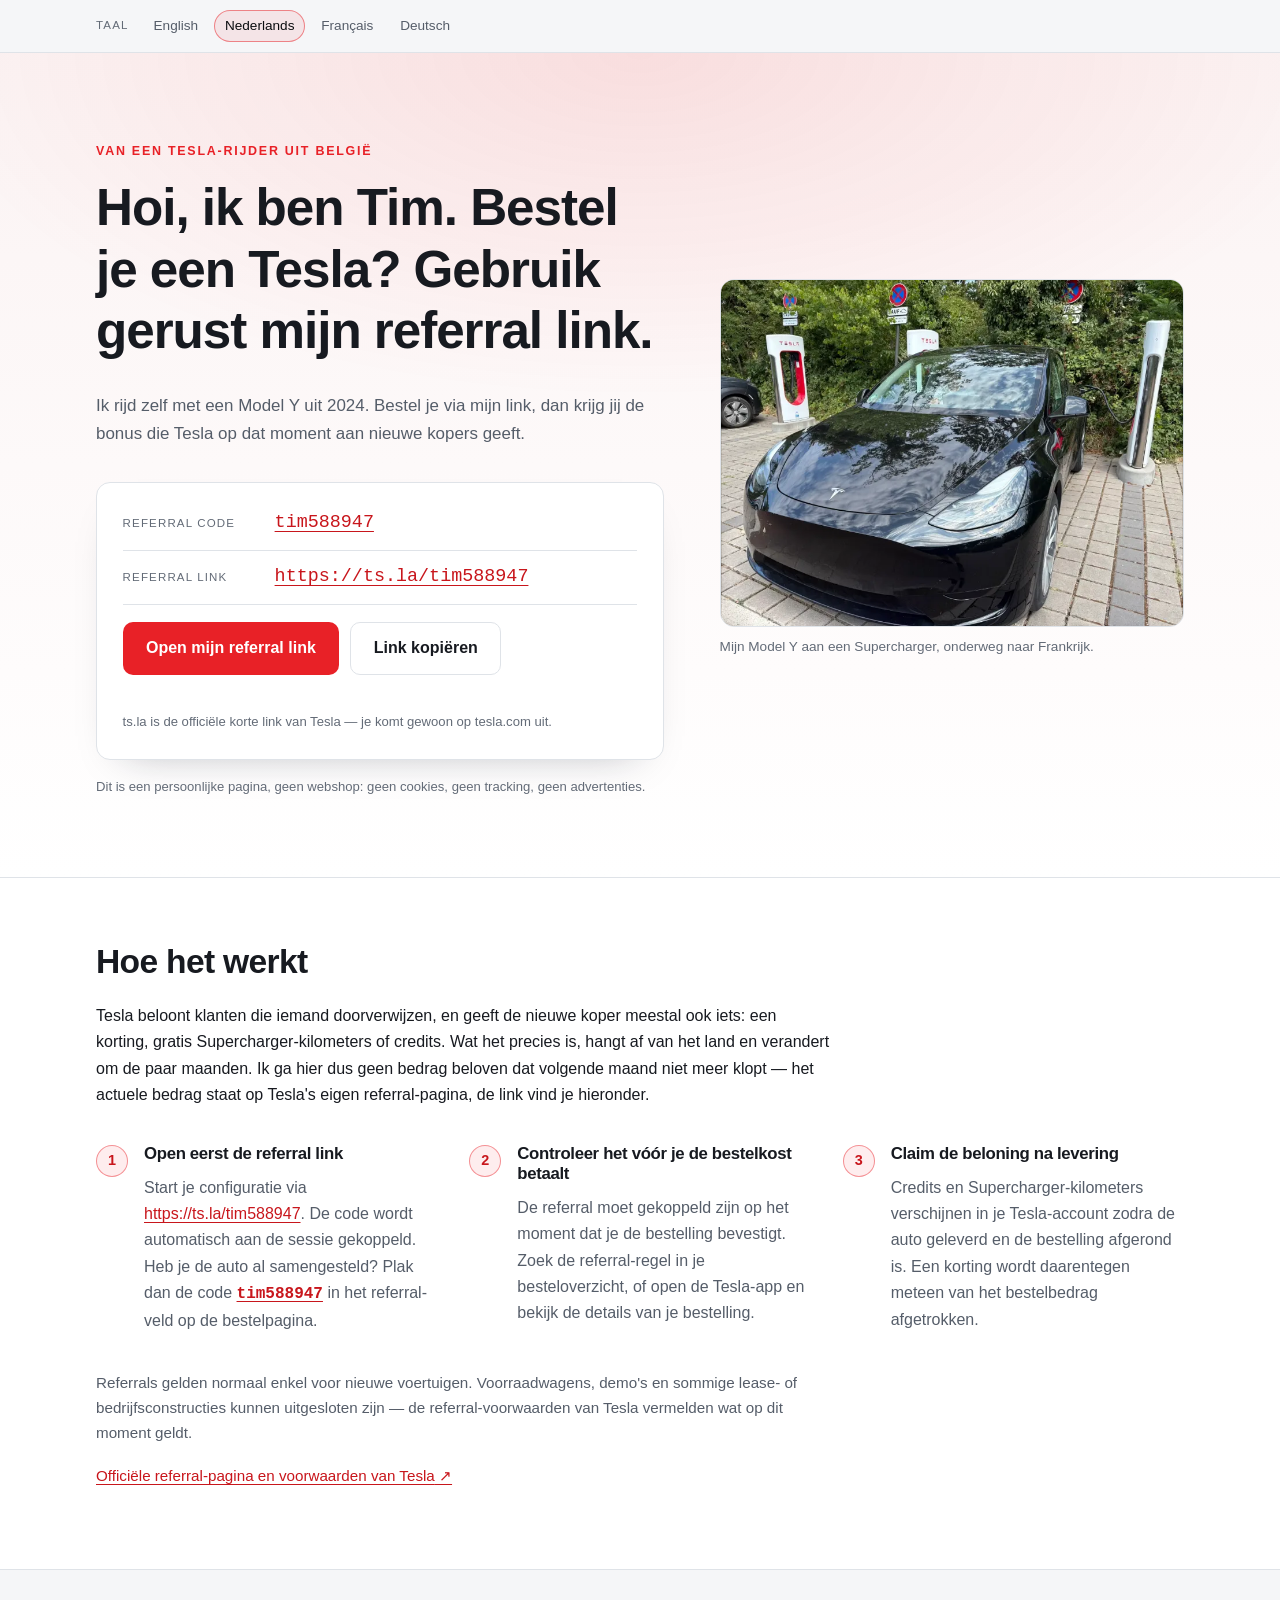
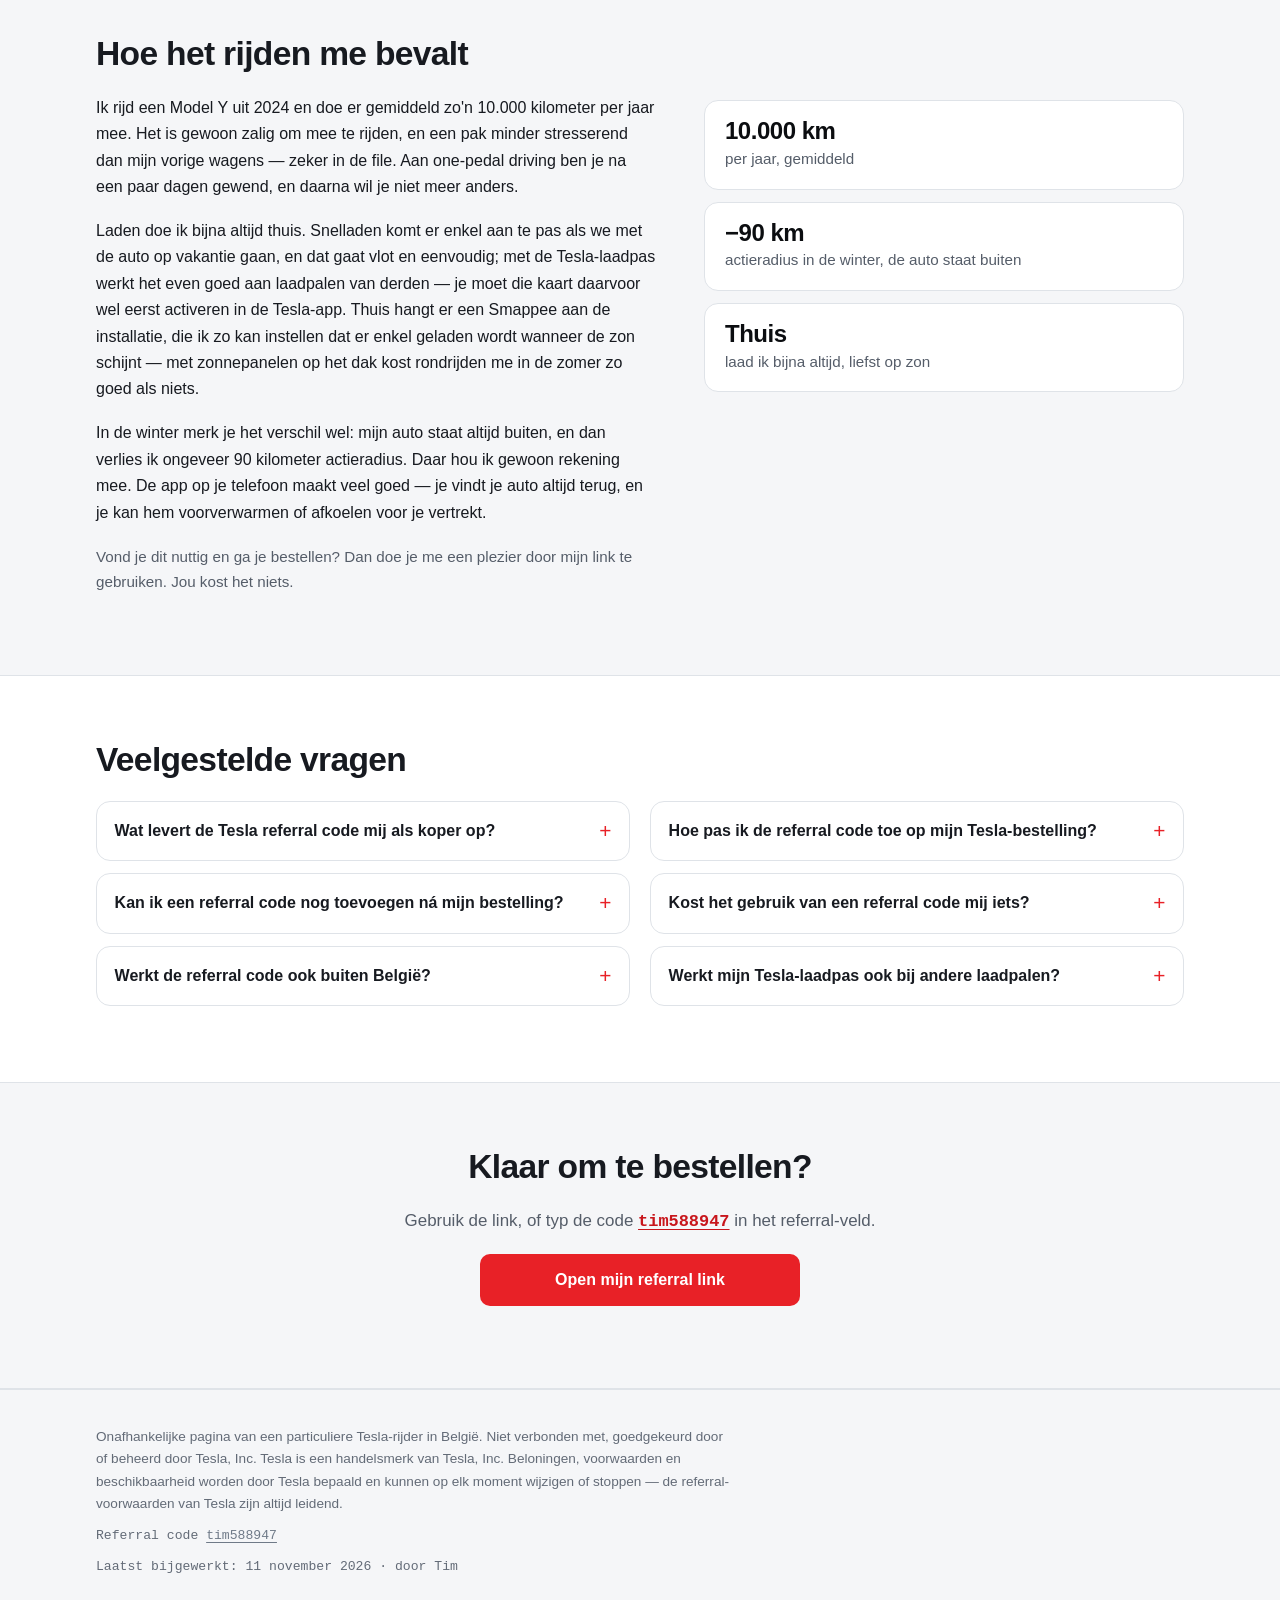
<file: nl.html>
<!doctype html>
<html lang="nl">
<head>
<meta charset="utf-8">
<meta name="viewport" content="width=device-width, initial-scale=1">

<title>Tesla referral code van Tim (tim588947) — Model Y-rijder uit België</title>
<meta name="description" content="Ik ben Tim en rijd een Model Y in België. Bestel je een nieuwe Tesla via mijn referral link, dan krijg jij de bonus die Tesla op dat moment geeft. Het kost je niets extra.">
<link rel="canonical" href="https://timdg01.github.io/tesla-referral/nl.html">
<link rel="alternate" hreflang="en" href="https://timdg01.github.io/tesla-referral/">
<link rel="alternate" hreflang="nl" href="https://timdg01.github.io/tesla-referral/nl.html">
<link rel="alternate" hreflang="fr" href="https://timdg01.github.io/tesla-referral/fr.html">
<link rel="alternate" hreflang="de" href="https://timdg01.github.io/tesla-referral/de.html">
<link rel="alternate" hreflang="x-default" href="https://timdg01.github.io/tesla-referral/">
<meta name="color-scheme" content="light dark">
<meta name="theme-color" content="#ffffff" media="(prefers-color-scheme: light)">
<meta name="theme-color" content="#0d0f12" media="(prefers-color-scheme: dark)">
<meta name="robots" content="index, follow, max-image-preview:large, max-snippet:-1">

<!-- Open Graph -->
<meta property="og:type" content="website">
<meta property="og:site_name" content="Tesla referral · tim588947">
<meta property="og:title" content="Tesla referral code van Tim (tim588947) — Model Y-rijder uit België">
<meta property="og:description" content="Ik ben Tim en rijd een Model Y in België. Bestel je een nieuwe Tesla via mijn referral link, dan krijg jij de bonus die Tesla op dat moment geeft. Het kost je niets extra.">
<meta property="og:url" content="https://timdg01.github.io/tesla-referral/nl.html">
<meta property="og:locale" content="nl_BE">
<meta property="og:locale:alternate" content="en_GB">
<meta property="og:locale:alternate" content="fr_BE">
<meta property="og:locale:alternate" content="de_DE">
<meta property="og:image" content="https://timdg01.github.io/tesla-referral/img/og.png">
<meta property="og:image:width" content="1200">
<meta property="og:image:height" content="630">
<meta property="og:image:alt" content="Tesla referral code tim588947">

<!-- Twitter -->
<meta name="twitter:card" content="summary_large_image">
<meta name="twitter:title" content="Tesla referral code van Tim (tim588947) — Model Y-rijder uit België">
<meta name="twitter:description" content="Ik ben Tim en rijd een Model Y in België. Bestel je een nieuwe Tesla via mijn referral link, dan krijg jij de bonus die Tesla op dat moment geeft. Het kost je niets extra.">
<meta name="twitter:image" content="https://timdg01.github.io/tesla-referral/img/og.png">
<meta name="twitter:image:alt" content="Tesla referral code tim588947">

<!-- Inline SVG favicon: no external request -->
<link rel="icon" href="data:image/svg+xml,%3Csvg xmlns='http://www.w3.org/2000/svg' viewBox='0 0 32 32'%3E%3Crect width='32' height='32' rx='7' fill='%230d0f12'/%3E%3Cpath d='M18.5 4L9 18h5.5L13 28l10-14.5h-5.5z' fill='%23e82127'/%3E%3C/svg%3E">

<link rel="stylesheet" href="style.css">
<script src="referral.js" defer></script>



<script type="application/ld+json">
{
  "@context": "https://schema.org",
  "@graph": [
    {
      "@type": "WebSite",
      "@id": "https://timdg01.github.io/tesla-referral/#website",
      "url": "https://timdg01.github.io/tesla-referral/",
      "name": "Tesla referral tim588947",
      "inLanguage": [
        "en",
        "nl",
        "fr",
        "de"
      ]
    },
    {
      "@type": "WebPage",
      "@id": "https://timdg01.github.io/tesla-referral/nl.html#webpage",
      "url": "https://timdg01.github.io/tesla-referral/nl.html",
      "name": "Tesla referral code van Tim (tim588947) — Model Y-rijder uit België",
      "description": "Ik ben Tim en rijd een Model Y in België. Bestel je een nieuwe Tesla via mijn referral link, dan krijg jij de bonus die Tesla op dat moment geeft. Het kost je niets extra.",
      "inLanguage": "nl",
      "isPartOf": {
        "@id": "https://timdg01.github.io/tesla-referral/#website"
      },
      "datePublished": "2026-11-11",
      "dateModified": "2026-11-11",
      "author": {
        "@type": "Person",
        "name": "Tim"
      },
      "primaryImageOfPage": {
        "@id": "https://timdg01.github.io/tesla-referral/img/og.png"
      }
    },
    {
      "@type": "FAQPage",
      "@id": "https://timdg01.github.io/tesla-referral/nl.html#faq",
      "inLanguage": "nl",
      "isPartOf": {
        "@id": "https://timdg01.github.io/tesla-referral/nl.html#webpage"
      },
      "mainEntity": [
        {
          "@type": "Question",
          "name": "Wat levert de Tesla referral code mij als koper op?",
          "acceptedAnswer": {
            "@type": "Answer",
            "text": "Tesla bepaalt de beloning per land en past ze regelmatig aan. Afhankelijk van de lopende campagne kan het gaan om een korting op de aankoopprijs, gratis Supercharger-kilometers, of credits die je in de Tesla-app kan besteden. Kijk op de officiële referral-pagina van Tesla welk bedrag in België geldt op de dag dat je bestelt — deze site kan geen concreet bedrag beloven."
          }
        },
        {
          "@type": "Question",
          "name": "Hoe pas ik de referral code toe op mijn Tesla-bestelling?",
          "acceptedAnswer": {
            "@type": "Answer",
            "text": "Open de referral link vóór je je auto configureert, of plak de code in het referral-veld op de bestelpagina. De code moet ingevuld zijn vóór je bevestigt en de bestelkost betaalt. Controleer daarna of de referral in je besteloverzicht of in de Tesla-app bij je bestelgegevens staat."
          }
        },
        {
          "@type": "Question",
          "name": "Kan ik een referral code nog toevoegen ná mijn bestelling?",
          "acceptedAnswer": {
            "@type": "Answer",
            "text": "Nee. Tesla telt alleen een referral die gekoppeld was op het moment van bestellen. Zodra de bestelling bevestigd is, staat het referral-veld vast en kan de klantendienst er geen code meer aan toevoegen. Heb je nog niet besteld, gebruik dan eerst de link."
          }
        },
        {
          "@type": "Question",
          "name": "Kost het gebruik van een referral code mij iets?",
          "acceptedAnswer": {
            "@type": "Answer",
            "text": "Nee. Je betaalt exact dezelfde prijs voor de auto. Het referral-programma is Tesla's eigen marketing: de koper krijgt de huidige bonus en de doorverwijzer krijgt credits van Tesla. Er is geen extra kost en geen tussenpersoon."
          }
        },
        {
          "@type": "Question",
          "name": "Werkt de referral code ook buiten België?",
          "acceptedAnswer": {
            "@type": "Answer",
            "text": "De code zelf is niet landgebonden, de beloning wel: Tesla voert het programma per markt, dus wat je in Nederland, Frankrijk of Duitsland krijgt kan verschillen van België, en in sommige markten ligt het programma stil. Check de referral-pagina van Tesla voor je leveringsland vóór je bestelt."
          }
        },
        {
          "@type": "Question",
          "name": "Werkt mijn Tesla-laadpas ook bij andere laadpalen?",
          "acceptedAnswer": {
            "@type": "Answer",
            "text": "Ja. Je moet de kaart wel eerst activeren in de Tesla-app; daarna verloopt laden bij andere aanbieders vlot. Doe die activatie op je gemak thuis, en niet pas aan de laadpaal waar je ze nodig hebt."
          }
        }
      ]
    }
  ]
}
</script>
</head>

<body>
<a class="skip-link" href="#main">Ga naar de inhoud</a>

<nav class="langbar" aria-label="Taal">
  <div class="wrap">
    <span class="langbar-label">Taal</span>
    <div class="langbar-links">
      <a href="./" hreflang="en" lang="en">English</a>
      <a href="nl.html" hreflang="nl" lang="nl" aria-current="page" class="is-current">Nederlands</a>
      <a href="fr.html" hreflang="fr" lang="fr">Français</a>
      <a href="de.html" hreflang="de" lang="de">Deutsch</a>
    </div>
  </div>
</nav>

<main id="main">

  <section class="hero">
    <div class="wrap">
      <p class="eyebrow">Van een Tesla-rijder uit België</p>
      <h1>Hoi, ik ben Tim. Bestel je een Tesla? Gebruik gerust mijn referral link.</h1>
      <p class="lede">Ik rijd zelf met een Model Y uit 2024. Bestel je via mijn link, dan krijg jij de bonus die Tesla op dat moment aan nieuwe kopers geeft.</p>

      <figure class="hero-photo">
        <picture>
          <source type="image/webp" srcset="img/my-model-y-800.webp 800w, img/my-model-y-1400.webp 1400w" sizes="(min-width: 64rem) 32rem, 100vw">
          <img src="img/my-model-y-800.jpg" alt="Mijn zwarte Tesla Model Y aan een Tesla Supercharger in Frankrijk" width="800" height="600" fetchpriority="high" decoding="async">
        </picture>
        <figcaption>Mijn Model Y aan een Supercharger, onderweg naar Frankrijk.</figcaption>
      </figure>

      <div class="card card--code">
        <div class="code-row">
          <span class="code-label">Referral code</span>
          <a class="code-value code-value--link" data-ref-link data-ref-code href="https://ts.la/tim588947" rel="nofollow noopener">tim588947</a>
        </div>
        <div class="code-row">
          <span class="code-label">Referral link</span>
          <a class="code-value code-value--link" data-ref-link data-ref-url href="https://ts.la/tim588947" rel="nofollow noopener">https://ts.la/tim588947</a>
        </div>

        <div class="actions">
          <a class="btn btn--primary" data-ref-link href="https://ts.la/tim588947" rel="nofollow noopener">Open mijn referral link</a>
          <button class="btn btn--ghost" type="button" data-copy="url"
                  data-copied-msg="Gekopieerd naar je klembord: " data-fail-msg="Kopiëren mislukt — de link staat geselecteerd, druk op Ctrl/Cmd + C.">
            <span class="btn-default">Link kopiëren</span>
            <span class="btn-done">Gekopieerd</span>
          </button>
        </div>
        <p class="status" id="copy-status" role="status" aria-live="polite"></p>
        <p class="micro">ts.la is de officiële korte link van Tesla — je komt gewoon op tesla.com uit.</p>
      </div>

      <p class="micro">Dit is een persoonlijke pagina, geen webshop: geen cookies, geen tracking, geen advertenties.</p>
    </div>
  </section>

  <section class="section" id="how-it-works" aria-labelledby="how-it-works-title">
    <div class="wrap">
      <h2 id="how-it-works-title">Hoe het werkt</h2>
      <p>Tesla beloont klanten die iemand doorverwijzen, en geeft de nieuwe koper meestal ook iets: een korting, gratis Supercharger-kilometers of credits. Wat het precies is, hangt af van het land en verandert om de paar maanden. Ik ga hier dus geen bedrag beloven dat volgende maand niet meer klopt — het actuele bedrag staat op Tesla's eigen referral-pagina, de link vind je hieronder.</p>

      <ol class="steps">
        <li>
          <h3>Open eerst de referral link</h3>
          <p>Start je configuratie via <a data-ref-link data-ref-url href="https://ts.la/tim588947" rel="nofollow noopener">https://ts.la/tim588947</a>. De code wordt automatisch aan de sessie gekoppeld. Heb je de auto al samengesteld? Plak dan de code <a class="code-inline" data-ref-link data-ref-code href="https://ts.la/tim588947" rel="nofollow noopener">tim588947</a> in het referral-veld op de bestelpagina.</p>
        </li>
        <li>
          <h3>Controleer het vóór je de bestelkost betaalt</h3>
          <p>De referral moet gekoppeld zijn op het moment dat je de bestelling bevestigt. Zoek de referral-regel in je besteloverzicht, of open de Tesla-app en bekijk de details van je bestelling.</p>
        </li>
        <li>
          <h3>Claim de beloning na levering</h3>
          <p>Credits en Supercharger-kilometers verschijnen in je Tesla-account zodra de auto geleverd en de bestelling afgerond is. Een korting wordt daarentegen meteen van het bestelbedrag afgetrokken.</p>
        </li>
      </ol>

      <p class="note">Referrals gelden normaal enkel voor nieuwe voertuigen. Voorraadwagens, demo's en sommige lease- of bedrijfsconstructies kunnen uitgesloten zijn — de referral-voorwaarden van Tesla vermelden wat op dit moment geldt.</p>
      <p class="note"><a class="out" href="https://www.tesla.com/support/referral-program" rel="noopener" target="_blank">Officiële referral-pagina en voorwaarden van Tesla</a></p>
    </div>
  </section>

  <section class="section section--alt" id="my-tesla" aria-labelledby="my-tesla-title">
    <div class="wrap">
      <h2 id="my-tesla-title">Hoe het rijden me bevalt</h2>
      <p>Ik rijd een Model Y uit 2024 en doe er gemiddeld zo'n 10.000 kilometer per jaar mee. Het is gewoon zalig om mee te rijden, en een pak minder stresserend dan mijn vorige wagens — zeker in de file. Aan one-pedal driving ben je na een paar dagen gewend, en daarna wil je niet meer anders.</p>
      <p>Laden doe ik bijna altijd thuis. Snelladen komt er enkel aan te pas als we met de auto op vakantie gaan, en dat gaat vlot en eenvoudig; met de Tesla-laadpas werkt het even goed aan laadpalen van derden — je moet die kaart daarvoor wel eerst activeren in de Tesla-app. Thuis hangt er een Smappee aan de installatie, die ik zo kan instellen dat er enkel geladen wordt wanneer de zon schijnt — met zonnepanelen op het dak kost rondrijden me in de zomer zo goed als niets.</p>
      <p>In de winter merk je het verschil wel: mijn auto staat altijd buiten, en dan verlies ik ongeveer 90 kilometer actieradius. Daar hou ik gewoon rekening mee. De app op je telefoon maakt veel goed — je vindt je auto altijd terug, en je kan hem voorverwarmen of afkoelen voor je vertrekt.</p>
      <p class="note">Vond je dit nuttig en ga je bestellen? Dan doe je me een plezier door mijn link te gebruiken. Jou kost het niets.</p>
      <ul class="facts">
        <li><strong>10.000 km</strong> <span>per jaar, gemiddeld</span></li>
        <li><strong>−90 km</strong> <span>actieradius in de winter, de auto staat buiten</span></li>
        <li><strong>Thuis</strong> <span>laad ik bijna altijd, liefst op zon</span></li>
      </ul>
    </div>
  </section>

  <section class="section" id="faq" aria-labelledby="faq-title">
    <div class="wrap">
      <h2 id="faq-title">Veelgestelde vragen</h2>
      <details class="faq">
        <summary>Wat levert de Tesla referral code mij als koper op?</summary>
        <p>Tesla bepaalt de beloning per land en past ze regelmatig aan. Afhankelijk van de lopende campagne kan het gaan om een korting op de aankoopprijs, gratis Supercharger-kilometers, of credits die je in de Tesla-app kan besteden. Kijk op de officiële referral-pagina van Tesla welk bedrag in België geldt op de dag dat je bestelt — deze site kan geen concreet bedrag beloven.</p>
      </details>
      <details class="faq">
        <summary>Hoe pas ik de referral code toe op mijn Tesla-bestelling?</summary>
        <p>Open de referral link vóór je je auto configureert, of plak de code in het referral-veld op de bestelpagina. De code moet ingevuld zijn vóór je bevestigt en de bestelkost betaalt. Controleer daarna of de referral in je besteloverzicht of in de Tesla-app bij je bestelgegevens staat.</p>
      </details>
      <details class="faq">
        <summary>Kan ik een referral code nog toevoegen ná mijn bestelling?</summary>
        <p>Nee. Tesla telt alleen een referral die gekoppeld was op het moment van bestellen. Zodra de bestelling bevestigd is, staat het referral-veld vast en kan de klantendienst er geen code meer aan toevoegen. Heb je nog niet besteld, gebruik dan eerst de link.</p>
      </details>
      <details class="faq">
        <summary>Kost het gebruik van een referral code mij iets?</summary>
        <p>Nee. Je betaalt exact dezelfde prijs voor de auto. Het referral-programma is Tesla's eigen marketing: de koper krijgt de huidige bonus en de doorverwijzer krijgt credits van Tesla. Er is geen extra kost en geen tussenpersoon.</p>
      </details>
      <details class="faq">
        <summary>Werkt de referral code ook buiten België?</summary>
        <p>De code zelf is niet landgebonden, de beloning wel: Tesla voert het programma per markt, dus wat je in Nederland, Frankrijk of Duitsland krijgt kan verschillen van België, en in sommige markten ligt het programma stil. Check de referral-pagina van Tesla voor je leveringsland vóór je bestelt.</p>
      </details>
      <details class="faq">
        <summary>Werkt mijn Tesla-laadpas ook bij andere laadpalen?</summary>
        <p>Ja. Je moet de kaart wel eerst activeren in de Tesla-app; daarna verloopt laden bij andere aanbieders vlot. Doe die activatie op je gemak thuis, en niet pas aan de laadpaal waar je ze nodig hebt.</p>
      </details>
    </div>
  </section>

  <section class="section section--alt section--cta" aria-labelledby="cta-title">
    <div class="wrap">
      <h2 id="cta-title">Klaar om te bestellen?</h2>
      <p class="lede">Gebruik de link, of typ de code <a class="code-inline" data-ref-link data-ref-code href="https://ts.la/tim588947" rel="nofollow noopener">tim588947</a> in het referral-veld.</p>
      <p class="actions actions--center">
        <a class="btn btn--primary" data-ref-link href="https://ts.la/tim588947" rel="nofollow noopener">Open mijn referral link</a>
      </p>
    </div>
  </section>

</main>

<footer class="footer">
  <div class="wrap">
    <p>Onafhankelijke pagina van een particuliere Tesla-rijder in België. Niet verbonden met, goedgekeurd door of beheerd door Tesla, Inc. Tesla is een handelsmerk van Tesla, Inc. Beloningen, voorwaarden en beschikbaarheid worden door Tesla bepaald en kunnen op elk moment wijzigen of stoppen — de referral-voorwaarden van Tesla zijn altijd leidend.</p>
    <p class="micro">Referral code <a class="code-link" data-ref-link data-ref-code href="https://ts.la/tim588947" rel="nofollow noopener">tim588947</a></p>
    <p class="micro">Laatst bijgewerkt: <time datetime="2026-11-11">11 november 2026</time> · door Tim</p>
  </div>
</footer>

</body>
</html>
</file>
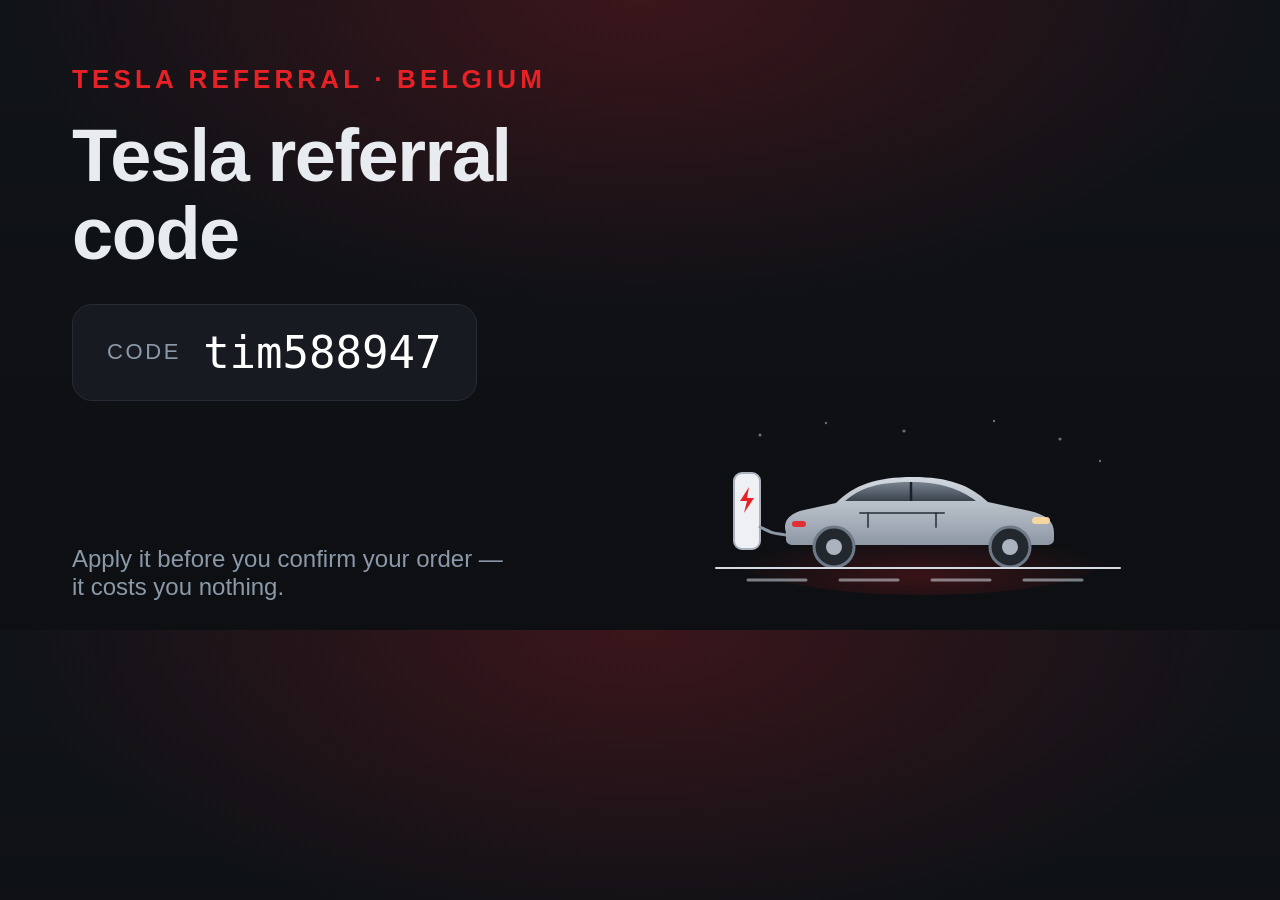
<file: tools/og-image.html>
<!doctype html>
<html lang="en">
<head>
<meta charset="utf-8">
<title>Open Graph image source (1200x630)</title>
<!--
  Source for img/og.png, the social-sharing preview.
  Not part of the site itself - nothing links to this file.
  Regenerate after changing the referral code, e.g.:

    chrome --headless --window-size=1200,630 --hide-scrollbars \
           --screenshot=img/og.png tools/og-image.html
-->
<style>
*{box-sizing:border-box;margin:0}
body{width:1200px;height:630px;background:
 radial-gradient(70% 70% at 50% 0%, rgba(232,33,39,.20), transparent 70%),
 linear-gradient(180deg,#101318,#0d0f12);
 color:#e8ebef;font-family:-apple-system,"Segoe UI",Roboto,Arial,sans-serif;
 padding:64px 72px;display:flex;flex-direction:column;justify-content:space-between}
.eyebrow{color:#e82127;font-size:26px;font-weight:700;letter-spacing:.16em;text-transform:uppercase}
h1{font-size:74px;line-height:1.06;letter-spacing:-.02em;margin:22px 0 0;max-width:15ch}
.code{margin-top:30px;display:inline-flex;align-items:center;gap:22px;background:#171b21;
 border:1px solid #262c35;border-radius:20px;padding:22px 34px;align-self:flex-start}
.code span{font-family:ui-monospace,Menlo,Consolas,monospace;font-size:44px;color:#fff}
.code small{font-size:22px;color:#8b98a8;letter-spacing:.12em;text-transform:uppercase}
.row{display:flex;align-items:flex-end;justify-content:space-between;gap:40px}
img{width:420px}
.foot{color:#8b98a8;font-size:24px}
</style></head><body>
<div>
  <div class="eyebrow">Tesla referral · Belgium</div>
  <h1>Tesla referral code</h1>
  <div class="code"><small>Code</small><span>tim588947</span></div>
</div>
<div class="row">
  <div class="foot">Apply it before you confirm your order —<br>it costs you nothing.</div>
  <img src="../img/hero-car.svg">
</div>
</body></html>
</file>
<file: style.css>
/* Tesla referral — mobile-first, light/dark theme, system fonts only, no external assets. */

/* Light by default; switches to the dark palette when the device is set to dark mode. */
:root {
  color-scheme: light dark;
  --bg: #ffffff;
  --bg-alt: #f5f6f8;
  --card: #ffffff;
  --line: #dfe3e8;
  --line-strong: #c3cad3;
  --text: #171a20;
  --strong: #0b0d10;
  --muted: #555d69;
  --faint: #636b77;
  --accent: #e82127;
  --accent-hover: #c8161c;
  --accent-soft: rgba(232, 33, 39, 0.08);
  --accent-text: #c8161c;
  --accent-text-hover: #9c1015;
  --icon: #6f7a88;
  --hover-bg: #f1f3f5;
  --hero-top: #fbf3f3;
  --hero-glow: rgba(232, 33, 39, 0.10);
  --langbar-bg: #f5f6f8;
  --shadow: rgba(16, 24, 40, 0.35);
  --radius: 14px;
  --wrap: 44rem;
  --font: -apple-system, BlinkMacSystemFont, "Segoe UI", Roboto, "Helvetica Neue",
          Arial, "Noto Sans", sans-serif;
  --mono: ui-monospace, SFMono-Regular, "SF Mono", Menlo, Consolas,
          "Liberation Mono", monospace;
}

@media (prefers-color-scheme: dark) {
  :root {
    --bg: #0d0f12;
    --bg-alt: #121519;
    --card: #171b21;
    --line: #262c35;
    --line-strong: #3b4552;
    --text: #e8ebef;
    --strong: #fff;
    --muted: #a3adba;
    --faint: #7c8695;
    --accent-hover: #ff3238;
    --accent-soft: rgba(232, 33, 39, 0.14);
    --accent-text: #ff8a8e;
    --accent-text-hover: #ffb3b6;
    --icon: #8b98a8;
    --hover-bg: #1c2129;
    --hero-top: #101318;
    --hero-glow: rgba(232, 33, 39, 0.16);
    --langbar-bg: #0a0c0f;
    --shadow: rgba(0, 0, 0, 0.9);
  }
}

*, *::before, *::after { box-sizing: border-box; }

html { -webkit-text-size-adjust: 100%; scroll-behavior: smooth; }

body {
  margin: 0;
  background: var(--bg);
  color: var(--text);
  font-family: var(--font);
  font-size: 1rem;
  line-height: 1.65;
  -webkit-font-smoothing: antialiased;
}

.wrap {
  width: 100%;
  max-width: var(--wrap);
  margin-inline: auto;
  padding-inline: 1.25rem;
}

/* ---------- typography ---------- */

h1, h2, h3 { line-height: 1.2; margin: 0 0 0.6em; letter-spacing: -0.02em; }
h1 { font-size: clamp(1.9rem, 6vw, 3rem); font-weight: 700; }
h2 { font-size: clamp(1.4rem, 4.4vw, 2rem); font-weight: 650; }
h3 { font-size: 1.05rem; font-weight: 650; }
p { margin: 0 0 1.1rem; }
strong { color: var(--strong); font-weight: 650; }

a { color: var(--accent-text); text-decoration: underline; text-underline-offset: 3px; }
a:hover { color: var(--accent-text-hover); }

.eyebrow {
  margin: 0 0 1rem;
  font-size: 0.78rem;
  font-weight: 650;
  letter-spacing: 0.14em;
  text-transform: uppercase;
  color: var(--accent);
}

.lede { font-size: 1.06rem; color: var(--muted); max-width: 38rem; }
.note { color: var(--muted); font-size: 0.95rem; }
.micro { color: var(--faint); font-size: 0.82rem; margin: 0; }

.skip-link {
  position: absolute;
  left: -9999px;
  padding: 0.6rem 1rem;
  background: var(--accent);
  color: #fff;
  border-radius: 0 0 8px 0;
}
.skip-link:focus { left: 0; top: 0; z-index: 10; }

:focus-visible {
  outline: 2px solid var(--accent-text);
  outline-offset: 3px;
  border-radius: 4px;
}

/* ---------- hero ---------- */

.hero {
  padding: 3.5rem 0 2.75rem;
  background:
    radial-gradient(80% 60% at 50% 0%, var(--hero-glow), transparent 70%),
    linear-gradient(180deg, var(--hero-top) 0%, var(--bg) 100%);
  border-bottom: 1px solid var(--line);
}

.card {
  background: var(--card);
  border: 1px solid var(--line);
  border-radius: var(--radius);
  padding: 1.25rem;
  margin: 1.75rem 0 1rem;
}

.card--code { box-shadow: 0 18px 40px -28px var(--shadow); }

.code-row {
  display: flex;
  flex-direction: column;
  gap: 0.15rem;
  padding: 0.7rem 0;
  border-bottom: 1px solid var(--line);
}
.code-row:first-child { padding-top: 0; }

.code-label {
  font-size: 0.72rem;
  letter-spacing: 0.1em;
  text-transform: uppercase;
  color: var(--faint);
}

.code-value {
  font-family: var(--mono);
  font-size: 1.05rem;
  color: var(--strong);
  word-break: break-all;
}
.code-value--link { color: var(--accent-text); text-decoration: underline; text-underline-offset: 4px; }
.code-value--link:hover { color: var(--accent-text-hover); }

/* the referral code where it appears inside a sentence */
.code-inline {
  font-family: var(--mono);
  font-weight: 650;
  color: var(--accent-text);
  white-space: nowrap;
  text-underline-offset: 3px;
}
.out::after { content: " \2197"; text-decoration: none; }
.code-link { color: var(--icon); text-underline-offset: 3px; }
.code-link:hover { color: var(--accent-text); }

/* ---------- buttons ---------- */

.actions {
  display: flex;
  flex-wrap: wrap;
  gap: 0.7rem;
  margin-top: 1.1rem;
}
.actions--center { justify-content: center; }

.btn {
  flex: 1 1 12rem;
  display: inline-flex;
  align-items: center;
  justify-content: center;
  min-height: 3rem;
  padding: 0.75rem 1.4rem;
  border: 1px solid transparent;
  border-radius: 10px;
  font: inherit;
  font-weight: 650;
  text-decoration: none;
  cursor: pointer;
  transition: background-color 0.15s ease, border-color 0.15s ease, transform 0.1s ease;
}
.btn:active { transform: translateY(1px); }

.btn--primary { background: var(--accent); color: #fff; }
.btn--primary:hover { background: var(--accent-hover); color: #fff; }

.btn--ghost {
  background: transparent;
  border-color: var(--line);
  color: var(--text);
}
.btn--ghost:hover { border-color: var(--line-strong); background: var(--hover-bg); }

.btn-done { display: none; }
.btn.is-copied { border-color: var(--accent); color: var(--accent-text); background: var(--accent-soft); }
.btn.is-copied .btn-default { display: none; }
.btn.is-copied .btn-done { display: inline; }

.status {
  min-height: 1.4rem;
  margin: 0.7rem 0 0;
  font-size: 0.85rem;
  color: var(--muted);
}

/* ---------- sections ---------- */

.section { padding: 3rem 0; }
.section--alt { background: var(--bg-alt); border-block: 1px solid var(--line); }
.section--cta { text-align: center; padding-bottom: 3.5rem; }
.section--cta .lede { margin-inline: auto; }
.section--cta .actions { justify-content: center; }
.section--cta .btn { flex: 0 1 20rem; }

.steps {
  list-style: none;
  counter-reset: step;
  margin: 1.75rem 0;
  padding: 0;
}
.steps li {
  counter-increment: step;
  position: relative;
  padding: 0 0 0 3rem;
  margin-bottom: 1.6rem;
}
.steps li::before {
  content: counter(step);
  position: absolute;
  left: 0;
  top: 0.05rem;
  width: 2rem;
  height: 2rem;
  display: grid;
  place-items: center;
  border-radius: 50%;
  background: var(--accent-soft);
  border: 1px solid rgba(232, 33, 39, 0.45);
  color: var(--accent-text);
  font-size: 0.9rem;
  font-weight: 700;
  font-variant-numeric: tabular-nums;
}
.steps p { margin: 0; color: var(--muted); }

/* ---------- faq ---------- */

.faq {
  border: 1px solid var(--line);
  border-radius: var(--radius);
  background: var(--card);
  margin-bottom: 0.75rem;
  overflow: hidden;
}
.faq summary {
  padding: 1rem 2.75rem 1rem 1.1rem;
  font-weight: 650;
  cursor: pointer;
  list-style: none;
  position: relative;
}
.faq summary::-webkit-details-marker { display: none; }
.faq summary::after {
  content: "+";
  position: absolute;
  right: 1.1rem;
  top: 50%;
  transform: translateY(-50%);
  font-size: 1.3rem;
  font-weight: 400;
  color: var(--accent);
  line-height: 1;
}
.faq[open] summary::after { content: "\2212"; }
.faq[open] summary { border-bottom: 1px solid var(--line); }
.faq p { margin: 0; padding: 1rem 1.1rem; color: var(--muted); }

/* ---------- footer ---------- */

.footer {
  padding: 2.25rem 0 3rem;
  border-top: 1px solid var(--line);
  background: var(--bg-alt);
  color: var(--faint);
  font-size: 0.85rem;
}
.footer p { margin: 0 0 0.6rem; max-width: 40rem; }
.footer .micro { font-family: var(--mono); }

/* ---------- language bar ---------- */

.langbar {
  background: var(--langbar-bg);
  border-bottom: 1px solid var(--line);
  font-size: 0.85rem;
}
.langbar .wrap {
  display: flex;
  flex-wrap: wrap;
  align-items: center;
  gap: 0.4rem 0.9rem;
  padding-block: 0.6rem;
}
.langbar-label {
  color: var(--faint);
  font-size: 0.72rem;
  letter-spacing: 0.1em;
  text-transform: uppercase;
}
.langbar-links { display: flex; flex-wrap: wrap; gap: 0.35rem; }
.langbar a {
  padding: 0.25rem 0.6rem;
  border-radius: 999px;
  border: 1px solid transparent;
  color: var(--muted);
  text-decoration: none;
}
.langbar a:hover { color: var(--strong); border-color: var(--line); }
.langbar a.is-current {
  color: var(--strong);
  border-color: rgba(232, 33, 39, 0.5);
  background: var(--accent-soft);
}

/* ---------- hero photo ---------- */

.hero-photo { margin: 1.75rem 0 0; }
.hero-photo img {
  display: block;
  width: 100%;
  height: auto;
  aspect-ratio: 3 / 2;
  object-fit: cover;
  border-radius: var(--radius);
  border: 1px solid var(--line);
  background: var(--card);
}
.hero-photo figcaption { margin-top: 0.55rem; font-size: 0.85rem; color: var(--faint); }

.card .micro { margin-top: 0.2rem; }

/* ---------- a few numbers from my own use ---------- */

.facts {
  list-style: none;
  margin: 1.75rem 0 0;
  padding: 0;
  display: grid;
  gap: 0.75rem;
}
.facts li {
  background: var(--card);
  border: 1px solid var(--line);
  border-radius: var(--radius);
  padding: 1rem 1.25rem;
}
.facts strong {
  display: block;
  font-size: 1.5rem;
  line-height: 1.2;
  letter-spacing: -0.02em;
}
.facts span { color: var(--muted); font-size: 0.95rem; }

/* ---------- larger screens ---------- */

@media (min-width: 40rem) {
  .hero { padding: 5rem 0 4rem; }
  .section { padding: 4rem 0; }
  .card { padding: 1.6rem; }
  .code-row {
    flex-direction: row;
    align-items: baseline;
    gap: 1rem;
  }
  .code-label { flex: 0 0 8.5rem; }
  .code-value { font-size: 1.15rem; }
  .btn { flex: 0 1 auto; }
  .facts { grid-template-columns: repeat(3, 1fr); }
}

/* ---------- desktop ---------- */

@media (min-width: 64rem) {
  :root { --wrap: 72rem; }
  .wrap { padding-inline: 2rem; }

  h1 { font-size: 3.2rem; }
  h2 { font-size: 2.1rem; }

  /* hero: text and referral card on the left, the photo on the right */
  .hero { padding: 5.5rem 0 5rem; }
  .hero .wrap {
    display: grid;
    grid-template-columns: minmax(0, 1.1fr) minmax(0, 0.9fr);
    grid-template-areas:
      "eyebrow art"
      "title   art"
      "lede    art"
      "card    art"
      "micro   art";
    column-gap: 3.5rem;
    align-content: start;
  }
  .hero .eyebrow { grid-area: eyebrow; }
  .hero h1 { grid-area: title; }
  .hero .lede { grid-area: lede; }
  .hero .card { grid-area: card; margin-top: 1rem; }
  .hero .micro { grid-area: micro; }
  .hero-photo { grid-area: art; align-self: center; margin: 0; }
  .hero-photo img { aspect-ratio: 4 / 3; }

  /* keep running text at a readable line length on the wider layout */
  .section .wrap > p,
  .section .wrap > h2 { max-width: 46rem; }
  .section--cta .wrap > p,
  .section--cta .wrap > h2 { margin-inline: auto; }

  .steps {
    display: grid;
    grid-template-columns: repeat(3, 1fr);
    gap: 2rem;
    margin: 2.25rem 0;
  }
  .steps li { margin-bottom: 0; }

  #faq .wrap {
    display: grid;
    grid-template-columns: repeat(2, minmax(0, 1fr));
    column-gap: 1.25rem;
    align-items: start;
  }
  #faq h2 { grid-column: 1 / -1; }

  /* own-experience section: text on the left, the numbers beside it */
  #my-tesla .wrap {
    display: grid;
    grid-template-columns: minmax(0, 1fr) minmax(0, 30rem);
    column-gap: 3rem;
    align-items: start;
  }
  #my-tesla .wrap > * { grid-column: 1; }
  #my-tesla .wrap > h2 { grid-column: 1 / -1; }
  #my-tesla .facts { grid-column: 2; grid-row: 2 / span 4; grid-template-columns: 1fr; margin: 0.35rem 0 0; }
}

@media (prefers-reduced-motion: reduce) {
  html { scroll-behavior: auto; }
  * { transition: none !important; animation: none !important; }
}
</file>
